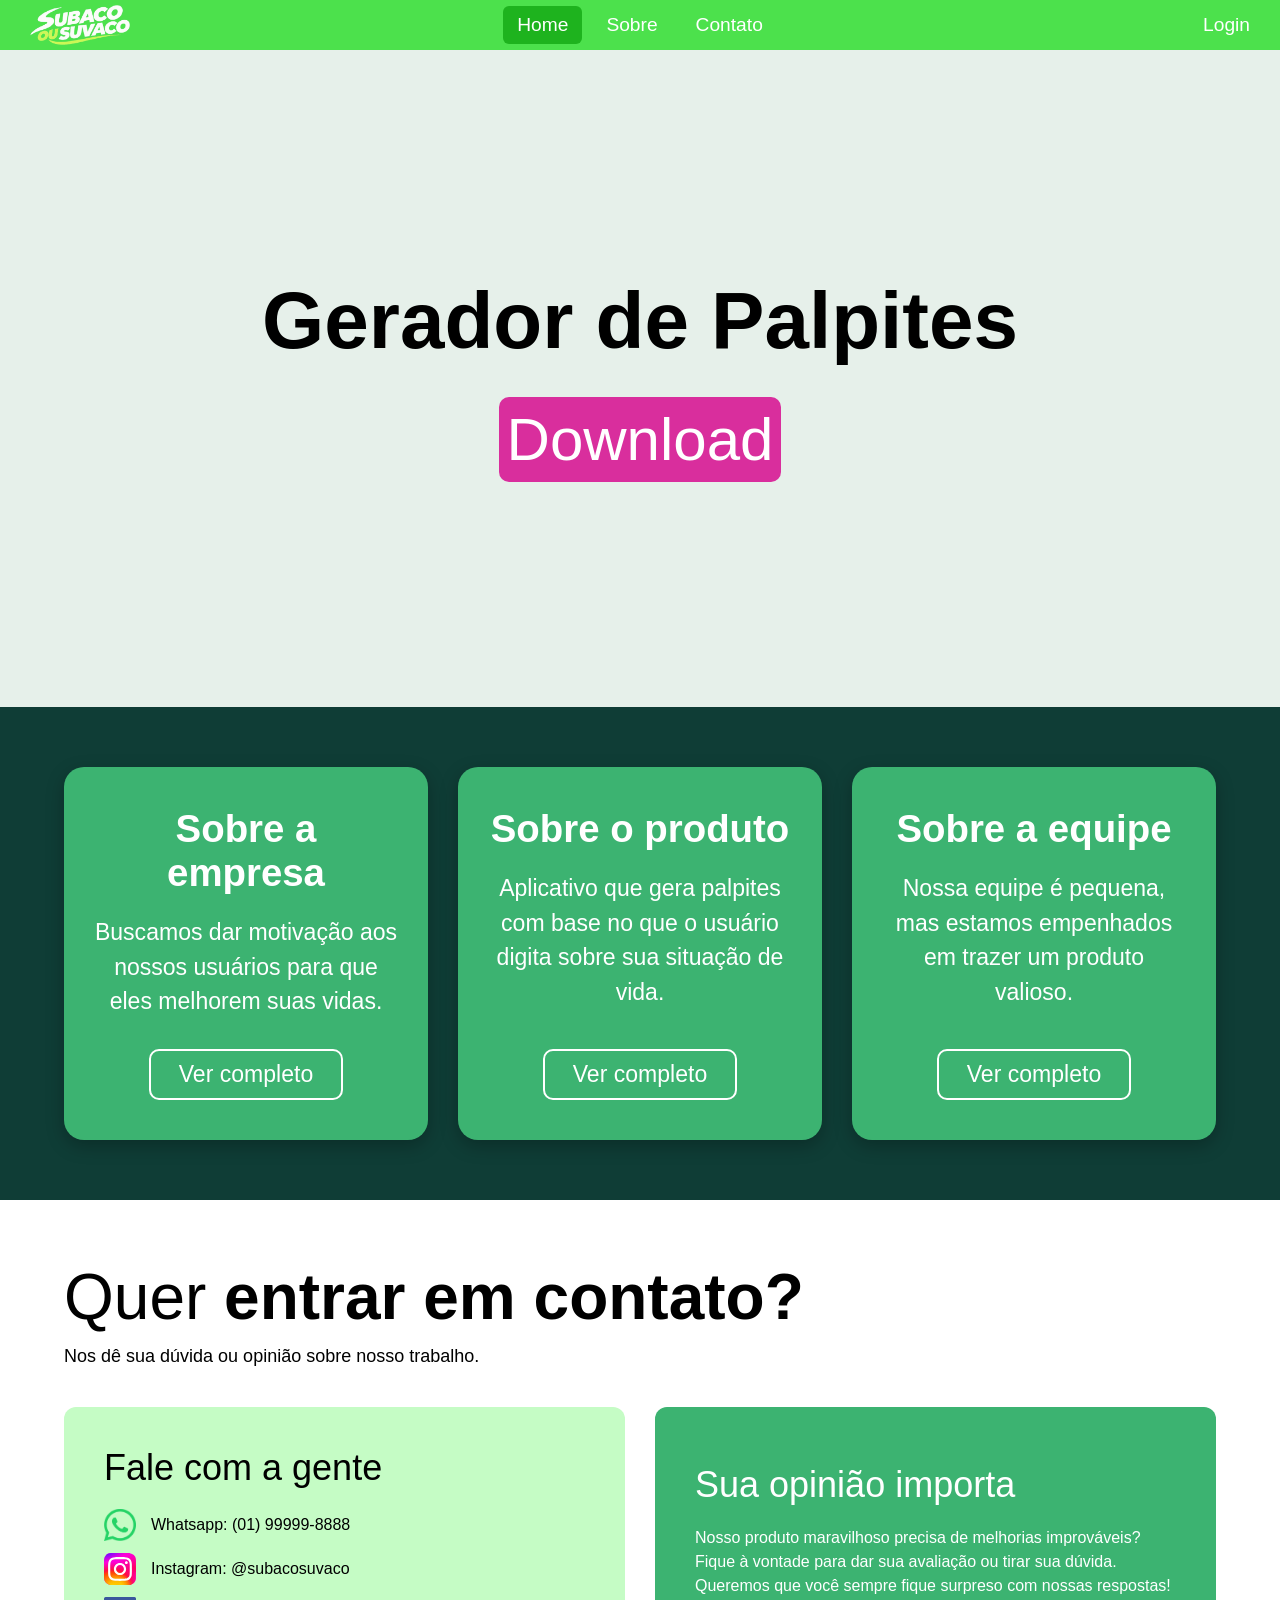
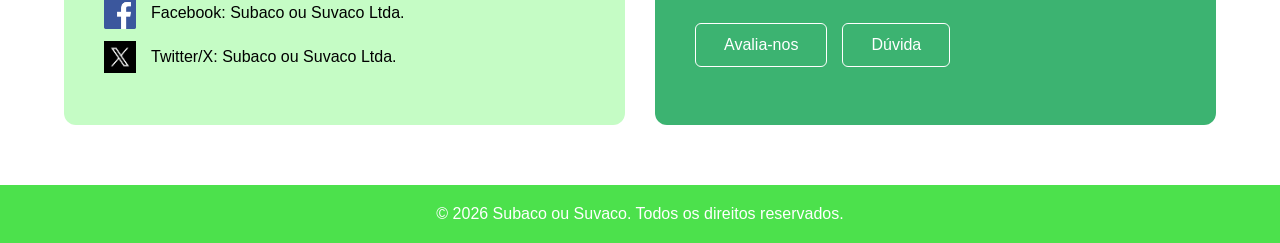
<file: index.html>
<!DOCTYPE html>
<html lang="pt-br">
	<head>

		<meta charset="utf-8">
		<meta name="viewport" content="widt h=device-width, initial-scale=1.0">
		<title>HOME SUBACO OU SUVACO</title>
		<link rel="stylesheet" href="css/stylehome.css">
		<link rel="icon" href="img/Midia.jpg">

	</head>

	<body>

		<!-- HEADER -->

		<header>
			<img src="img/subaco_ou_suvaco_nome.png" class="img_nav">
			<div class="nav">
				<a href="#" id="home">Home</a>
				<a href="html/sobre.html">Sobre</a>
				<a href="#section_contatos_avalia">Contato</a>
			</div>
			<div id="login">
				<a href="html/login.html">Login</a>
			</div>

		</header>

		<!-- CARD 1 -->

		<main>
		<div class="download">
			<h2 class="centro">
				Gerador de Palpites
			</h2>
			<div class="link">
			<a href="html/download.html" class="centro_down">Download</a>
			</div>
		</div>

		<!-- CARD 2 -->

		<section class="topicos3">
				<article class="caixa">
				<div class="conteudo">
					<h2 class="titulo">
						Sobre a empresa
					</h2>

					<p class="texto">
						Buscamos dar motivação aos nossos usuários para que eles melhorem suas vidas.
					</p>

					<a href="html/sobre.html" class="ver">Ver completo</a>
				</div>
				</article>

				<article class="caixa">
				<div class="conteudo">
					<h2 class="titulo">
						Sobre o produto
					</h2>

					<p class="texto">
						Aplicativo que gera palpites com base no que o usuário digita sobre sua situação de vida.
					</p>

					<a href="html/sobre.html#bloco-produto" class="ver">Ver completo</a>
				</div>
				</article>

				<article class="caixa">
				<div class="conteudo">
					<h2 class="titulo">
						Sobre a equipe
					</h2>

					<p class="texto">
						Nossa equipe é pequena, mas estamos empenhados em trazer um produto valioso.
					</p>

					<a href="html/sobre.html#bloco-equipe" class="ver">Ver completo</a>
				</div>
				</article>
		</section>

		<!-- CARD 3 -->

		<section id="section_contatos_avalia">

			<div class="contato_topo">
				<h1>Quer <span>entrar em contato?</span></h1>
				<p>Nos dê sua dúvida ou opinião sobre nosso trabalho.</p>
			</div>

		<article id="flex_contatos_avalia">

			<div class="bloco bloco_contatos">
				<h2>Fale com a gente</h2>

				<div class="geral_contatos">
					<img src="img/whatsapp-logo.webp" class="logos" alt="WhatsApp">
					<p>Whatsapp: (01) 99999-8888</p>
				</div>
				<div class="geral_contatos">
					<img src="img/instagramlogo.svg" class="logos" alt="Instagram">
					<p>Instagram: @subacosuvaco</p>
				</div>
				<div class="geral_contatos">
					<img src="img/facebooklogo.png" class="logos" alt="Facebook">
					<p>Facebook: Subaco ou Suvaco Ltda.</p>
				</div>
				<div class="geral_contatos">
					<img src="img/xlogo.png" class="logos" alt="Twitter/X">
					<p>Twitter/X: Subaco ou Suvaco Ltda.</p>
				</div>
			</div>

			<div class="bloco bloco_avalia">
				<h2>Sua opinião importa</h2>
					<p>
						Nosso produto maravilhoso precisa de melhorias improváveis?
						Fique à vontade para dar sua avaliação ou tirar sua dúvida.
						Queremos que você sempre fique surpreso com nossas respostas!
					</p>

				<div class="grupo_botoes">
					<a href="html/avalia.html" class="botoes">Avalia-nos</a>
					<a href="html/duvida.html" class="botoes">Dúvida</a>
				</div>
			</div>
		</article>

		</section>
	</main>

		<!-- FOOTER -->

	<footer>
    	<p>
    		&copy; 2026 Subaco ou Suvaco. Todos os direitos reservados.
    	</p>
	</footer>

	<!-- Início do código VLibras -->
  	<div vw class="enabled">
    <div vw-access-button class="active"></div>
    <div vw-plugin-wrapper>
    <div class="vw-plugin-top-wrapper"></div>
    </div>
	</div>
  	<script src="https://vlibras.gov.br/app/vlibras-plugin.js"></script>
  	<script>
    new window.VLibras.Widget('https://vlibras.gov.br/app');
  	</script>
  	<!-- Fim do código VLibras -->
	</body>

</html>
</file>
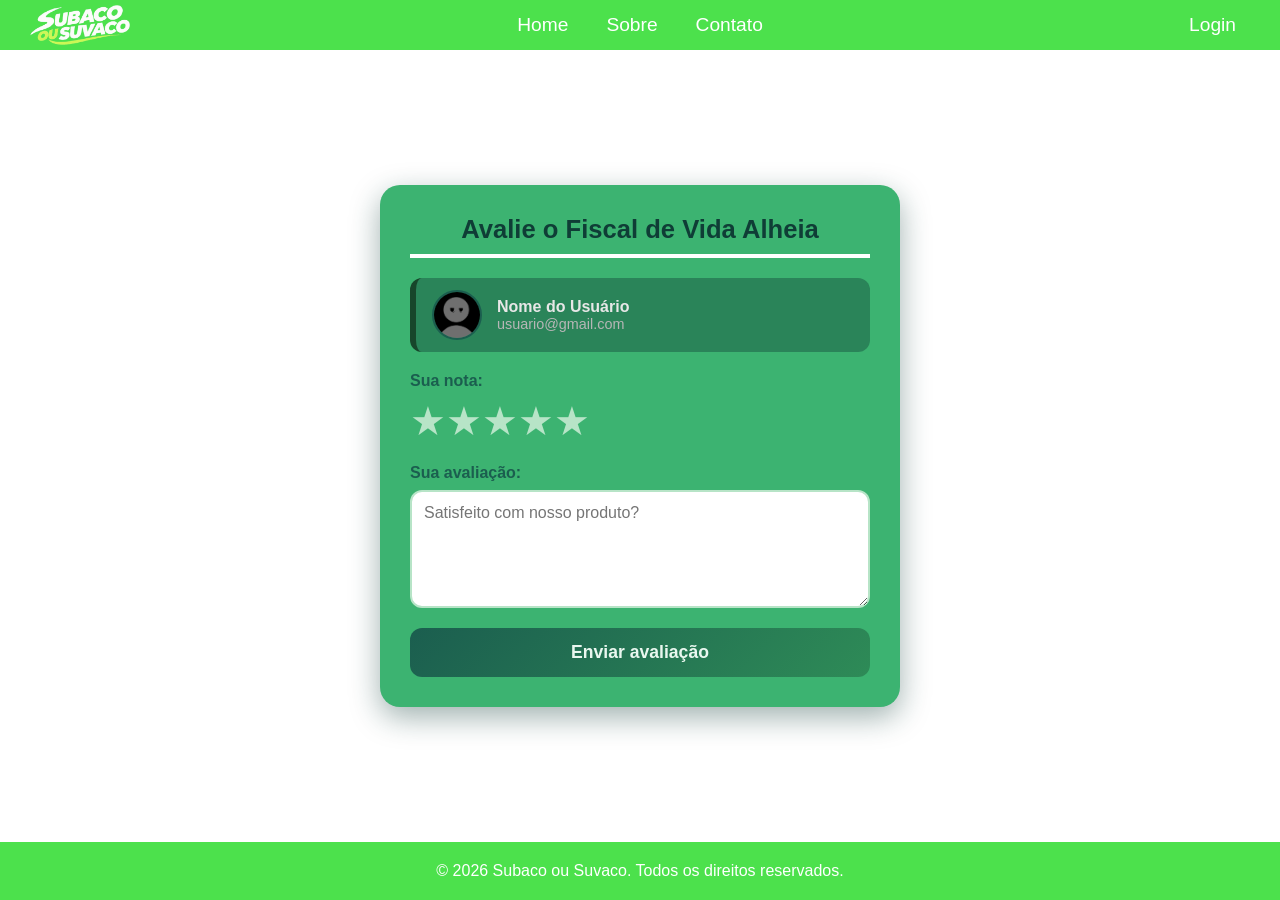
<file: html/avalia.html>
<!DOCTYPE html>
<html lang="pt-br">
	<head>

		<meta charset="utf-8">
		<meta name="viewport" content="width=device-width, initial-scale=1.0">
		<title>Produto</title>
		<link rel="stylesheet" href="../css/styleavalia.css">
		<link rel="icon" href="../img/Midia.jpg">

	</head>

	<body>

    <!--  HEADER  -->
    <header>
        
        <img src="../img/subaco_ou_suvaco_nome.png" class="img_nav" alt="Subaco ou Suvaco">

        <div class="nav">
            <a href="../index.html">Home</a>
            <a href="../html/sobre.html">Sobre</a>
            <a href="../index.html#section_contatos_avalia">Contato</a>
        </div>
        <div id="login">
            <a href="#" class="ativo">Login</a>
        </div>

    </header>

	<main>

		<section id="bloco_avaliacao">

			<h1>Avalie o Fiscal de Vida Alheia</h1>

			<!-- Conta Google logada -->
			<div id="conta_google">
				<img src="../img/perfil.jpg" class="foto_perfil" alt="Foto do usuário">
				<div class="dados_conta">
					<p class="nome_conta">Nome do Usuário</p>
					<p class="email_conta">usuario@gmail.com</p>
				</div>
			</div>

			<form action="#" method="post" id="form_avaliacao">

				<!-- Nota -->
				<div class="campo">
					<p class="rotulo">Sua nota:</p>
					<div class="estrelas">
						<input type="radio" id="nota5" name="nota" value="5" required>
						<label for="nota5" title="5 estrelas">★</label>

						<input type="radio" id="nota4" name="nota" value="4">
						<label for="nota4" title="4 estrelas">★</label>

						<input type="radio" id="nota3" name="nota" value="3">
						<label for="nota3" title="3 estrelas">★</label>

						<input type="radio" id="nota2" name="nota" value="2">
						<label for="nota2" title="2 estrelas">★</label>

						<input type="radio" id="nota1" name="nota" value="1">
						<label for="nota1" title="1 estrela">★</label>
					</div>
				</div>

				<!-- Comentário -->
				<div class="campo">
					<label for="comentario" class="rotulo">Sua avaliação:</label>
					<textarea id="comentario" name="comentario" rows="5" placeholder="Satisfeito com nosso produto?" required></textarea>
				</div>

				<button type="submit">Enviar avaliação</button>

			</form>

		</section>

	</main>

	</div>

    <!-- FOOTER -->

    <footer>
        <p>&copy; 2026 Subaco ou Suvaco. Todos os direitos reservados.</p>
    </footer>
	
	<!-- Início do código VLibras -->
  	<div vw class="enabled">
    <div vw-access-button class="active"></div>
    <div vw-plugin-wrapper>
    <div class="vw-plugin-top-wrapper"></div>
    </div>
	</div>
  	<script src="https://vlibras.gov.br/app/vlibras-plugin.js"></script>
  	<script>
    new window.VLibras.Widget('https://vlibras.gov.br/app');
  	</script>
  	<!-- Fim do código VLibras -->
</body>

</html>
</file>
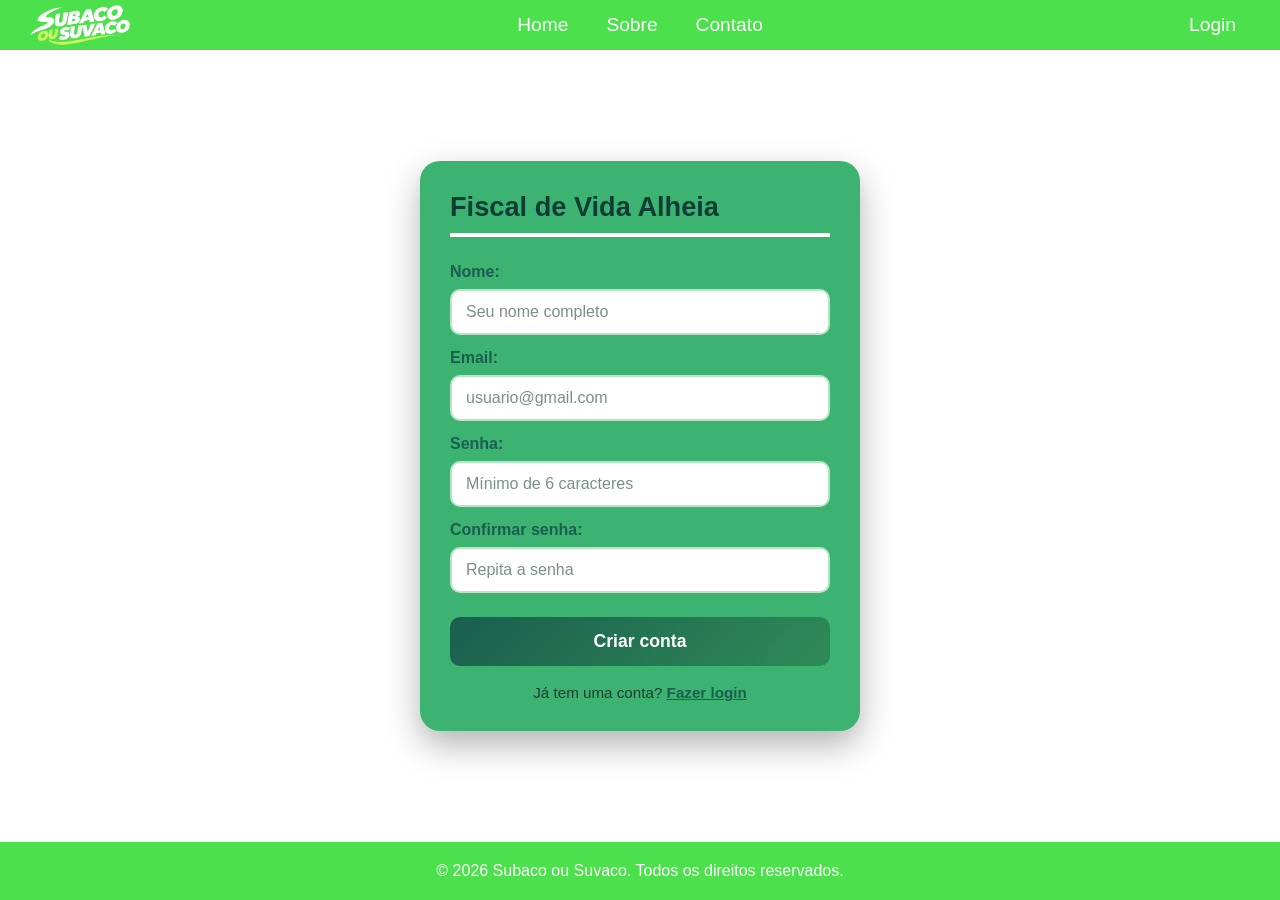
<file: html/cadastro.html>
<!DOCTYPE html>
<html lang="pt-br">
<head>
    <meta charset="UTF-8">
    <meta name="viewport" content="width=device-width, initial-scale=1.0">
    <title>Cadastro</title>
    <link rel="stylesheet" href="../css/stylecadastro.css">
    <link rel="icon" href="../img/Midia.jpg">
</head>

<body>

    <!-- HEADER -->
    <header>

        <img src="../img/subaco_ou_suvaco_nome.png" class="img_nav" alt="Subaco ou Suvaco">

        <div class="nav">
            <a href="../index.html">Home</a>
            <a href="../html/sobre.html">Sobre</a>
            <a href="../index.html#section_contatos_avalia">Contato</a>
        </div>
        <div id="login">
            <a href="../html/login.html">Login</a>
        </div>

    </header>

    <!-- MAIN -->
    <main>

        <!-- CARD -->
        <section class="cartao">

            <h1>Fiscal de Vida Alheia</h1>

            <form class="formulario" action="#" method="post">
                <label for="cad_nome">Nome:</label>
                <input type="text" id="cad_nome" name="nome" placeholder="Seu nome completo" autocomplete="name" required>

                <label for="cad_email">Email:</label>
                <input type="email" id="cad_email" name="email" placeholder="usuario@gmail.com" autocomplete="email" required>

                <label for="cad_senha">Senha:</label>
                <input type="password" id="cad_senha" name="senha" placeholder="Mínimo de 6 caracteres" minlength="6" autocomplete="new-password" required>

                <label for="cad_confirma">Confirmar senha:</label>
                <input type="password" id="cad_confirma" name="confirma_senha" placeholder="Repita a senha" minlength="6" autocomplete="new-password" required>

                <button type="submit">Criar conta</button>

                <p class="troca">
                    Já tem uma conta?
                    <a href="../html/login.html">Fazer login</a>
                </p>
            </form>

        </section>
    </main>

    <!-- FOOTER -->
    <footer>
        <p>&copy; 2026 Subaco ou Suvaco. Todos os direitos reservados.</p>
    </footer>

	<!-- Início do código VLibras -->
  	<div vw class="enabled">
    <div vw-access-button class="active"></div>
    <div vw-plugin-wrapper>
    <div class="vw-plugin-top-wrapper"></div>
    </div>
	</div>
  	<script src="https://vlibras.gov.br/app/vlibras-plugin.js"></script>
  	<script>
    new window.VLibras.Widget('https://vlibras.gov.br/app');
  	</script>
  	<!-- Fim do código VLibras -->
</body>
</html>
</file>
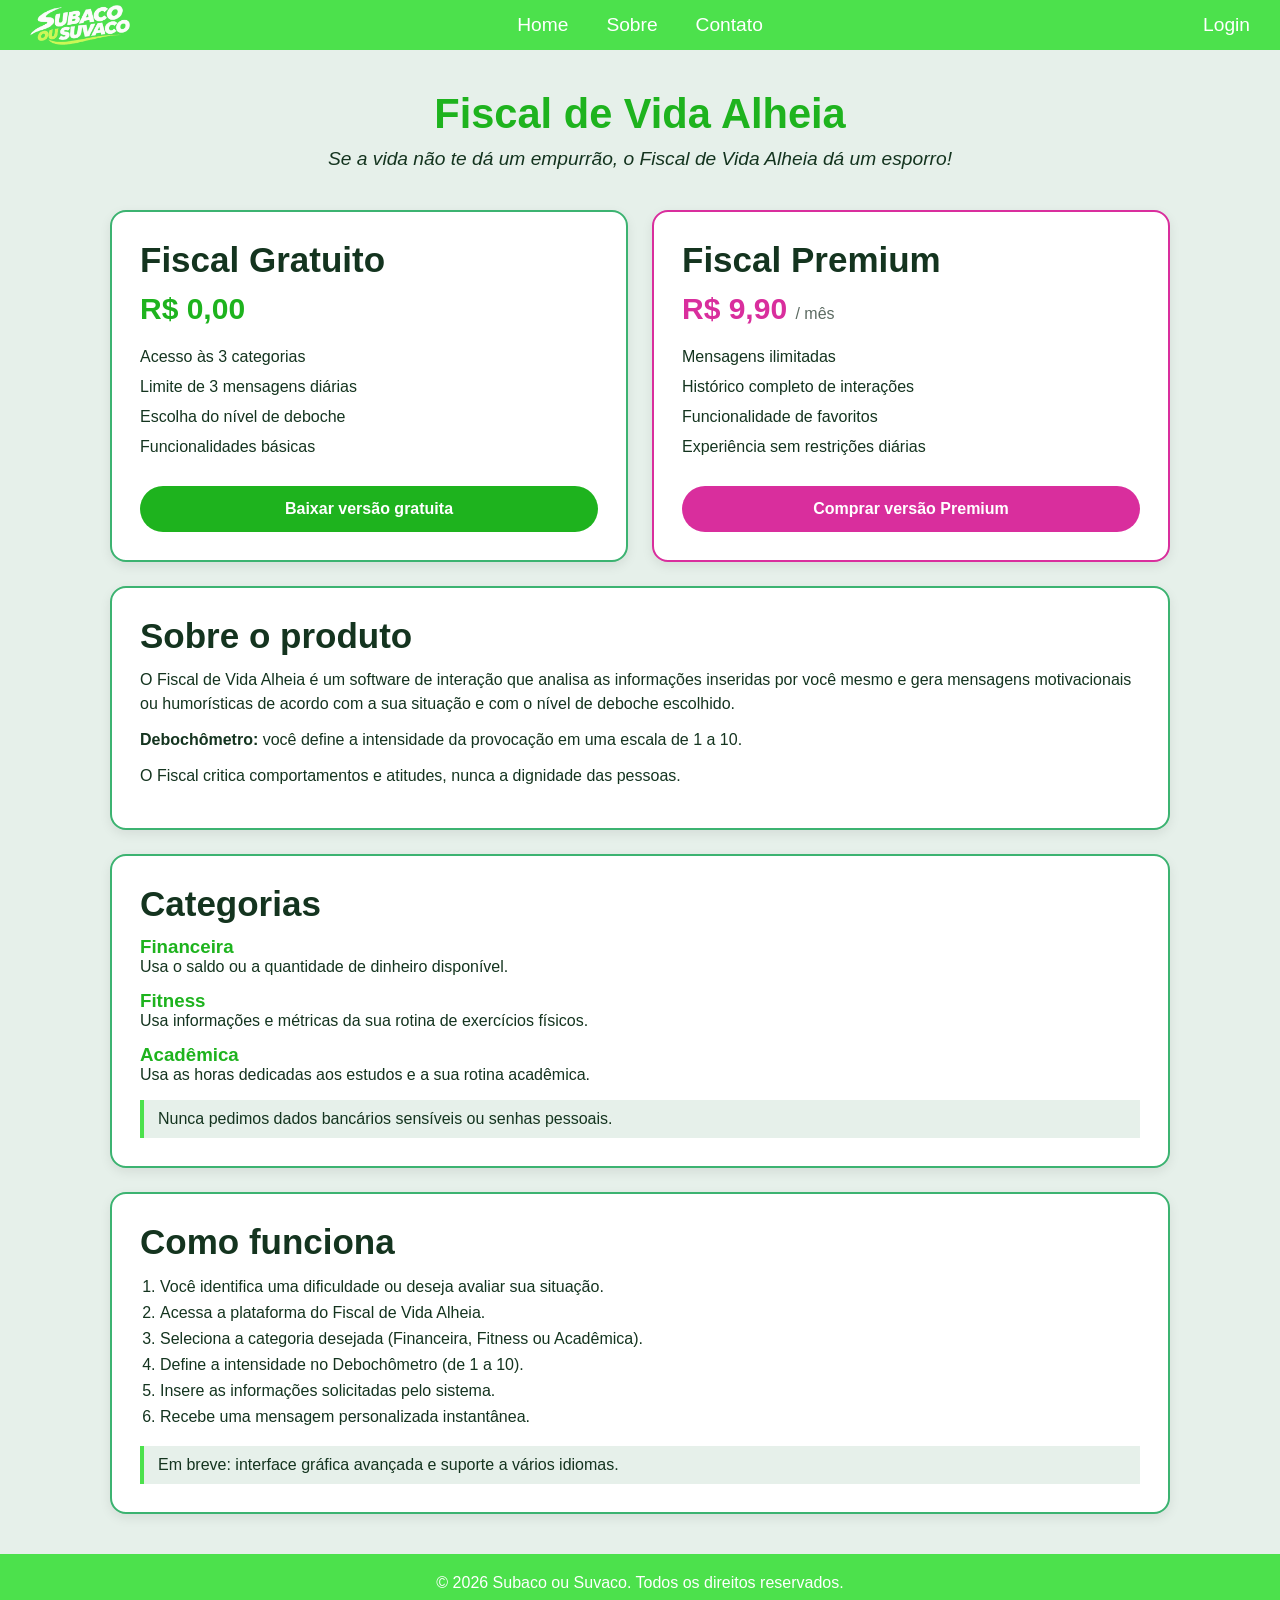
<file: html/download.html>
<!DOCTYPE html>
<html lang="pt-br">
	<head>

		<meta charset="utf-8">
		<meta name="viewport" content="width=device-width, initial-scale=1.0">
		<title>Download</title>
		<link rel="stylesheet" href="../css/styledownload.css">
		<link rel="icon" href="../img/Midia.jpg">

	</head>

	<body>

		<!-- HEADER -->
		<header>

			<img src="../img/subaco_ou_suvaco_nome.png" class="img_nav" alt="Subaco ou Suvaco">

			<div class="nav">
				<a href="../index.html">Home</a>
				<a href="../html/sobre.html">Sobre</a>
				<a href="../index.html#section_contatos_avalia">Contato</a>
			</div>

			<div id="login">
				<a href="../html/login.html">Login</a>
			</div>

		</header>

		<!-- MAIN -->
		<main>

			<section class="hero" id="hero">
				<h1 class="hero_titulo" id="hero_titulo">Fiscal de Vida Alheia</h1>
				<p class="hero_slogan" id="hero_slogan">
					Se a vida não te dá um empurrão, o Fiscal de Vida Alheia dá um esporro!
				</p>
			</section>

			<section class="planos" id="planos">

				<!-- CARD 1 -->
				<article class="card card_gratuito" id="card_1">
					<h2 class="card_titulo" id="titulo_gratuito">Fiscal Gratuito</h2>
					<p class="card_preco" id="preco_gratuito">R$ 0,00</p>
					<ul class="card_lista" id="lista_gratuito">
						<li>Acesso às 3 categorias</li>
						<li>Limite de 3 mensagens diárias</li>
						<li>Escolha do nível de deboche</li>
						<li>Funcionalidades básicas</li>
					</ul>
					<a href="../gerador-de-palpites.exe" class="botao botao_gratuito" id="botao_download_gratuito">Baixar versão gratuita</a>
				</article>

				<!-- CARD 2 -->
				<article class="card card_premium" id="card_2">
					<h2 class="card_titulo" id="titulo_premium">Fiscal Premium</h2>
					<p class="card_preco" id="preco_premium">R$ 9,90 <span class="card_preco_mes">/ mês</span></p>
					<ul class="card_lista" id="lista_premium">
						<li>Mensagens ilimitadas</li>
						<li>Histórico completo de interações</li>
						<li>Funcionalidade de favoritos</li>
						<li>Experiência sem restrições diárias</li>
					</ul>
					<a href="../html/premium.html" target="_blank" class="botao botao_premium" id="botao_comprar_premium">Comprar versão Premium</a>
				</article>

			</section>

			<section class="info_produto" id="info_produto">

				<!-- CARD 3 -->
				<article class="card card_produto" id="card_3">
					<h2 class="card_titulo" id="titulo_produto">Sobre o produto</h2>
					<p class="card_texto" id="texto_produto">
						O Fiscal de Vida Alheia é um software de interação que analisa as informações
						inseridas por você mesmo e gera mensagens motivacionais ou humorísticas de acordo
						com a sua situação e com o nível de deboche escolhido.
					</p>
					<p class="card_texto" id="texto_debochometro">
						<strong>Debochômetro:</strong> você define a intensidade da provocação em uma escala de 1 a 10.
					</p>
					<p class="card_texto" id="texto_regra_fiscal">
						O Fiscal critica comportamentos e atitudes, nunca a dignidade das pessoas.
					</p>
				</article>

				<!-- CARD 4 -->
				<article class="card card_categorias" id="card_4">
					<h2 class="card_titulo" id="titulo_categorias">Categorias</h2>

					<div class="categoria categoria_financeira" id="categoria_financeira">
						<h3 class="categoria_titulo">Financeira</h3>
						<p class="categoria_texto">Usa o saldo ou a quantidade de dinheiro disponível.</p>
					</div>

					<div class="categoria categoria_fitness" id="categoria_fitness">
						<h3 class="categoria_titulo">Fitness</h3>
						<p class="categoria_texto">Usa informações e métricas da sua rotina de exercícios físicos.</p>
					</div>

					<div class="categoria categoria_academica" id="categoria_academica">
						<h3 class="categoria_titulo">Acadêmica</h3>
						<p class="categoria_texto">Usa as horas dedicadas aos estudos e a sua rotina acadêmica.</p>
					</div>

					<p class="card_aviso" id="aviso_privacidade">
						Nunca pedimos dados bancários sensíveis ou senhas pessoais.
					</p>
				</article>

				<!-- CARD 5 -->
				<article class="card card_como_funciona" id="card_5">
					<h2 class="card_titulo" id="titulo_como_funciona">Como funciona</h2>
					<ol class="passos" id="lista_passos">
						<li>Você identifica uma dificuldade ou deseja avaliar sua situação.</li>
						<li>Acessa a plataforma do Fiscal de Vida Alheia.</li>
						<li>Seleciona a categoria desejada (Financeira, Fitness ou Acadêmica).</li>
						<li>Define a intensidade no Debochômetro (de 1 a 10).</li>
						<li>Insere as informações solicitadas pelo sistema.</li>
						<li>Recebe uma mensagem personalizada instantânea.</li>
					</ol>
					<p class="card_aviso" id="aviso_futuro">
						Em breve: interface gráfica avançada e suporte a vários idiomas.
					</p>
				</article>

			</section>

		</main>

		<!-- FOOTER -->
		<footer>
			<p>
				&copy; 2026 Subaco ou Suvaco. Todos os direitos reservados.
			</p>
		</footer>

	<!-- Início do código VLibras -->
  	<div vw class="enabled">
    <div vw-access-button class="active"></div>
    <div vw-plugin-wrapper>
    <div class="vw-plugin-top-wrapper"></div>
    </div>
	</div>
  	<script src="https://vlibras.gov.br/app/vlibras-plugin.js"></script>
  	<script>
    new window.VLibras.Widget('https://vlibras.gov.br/app');
  	</script>
  	<!-- Fim do código VLibras -->
	</body>
</html>
</file>
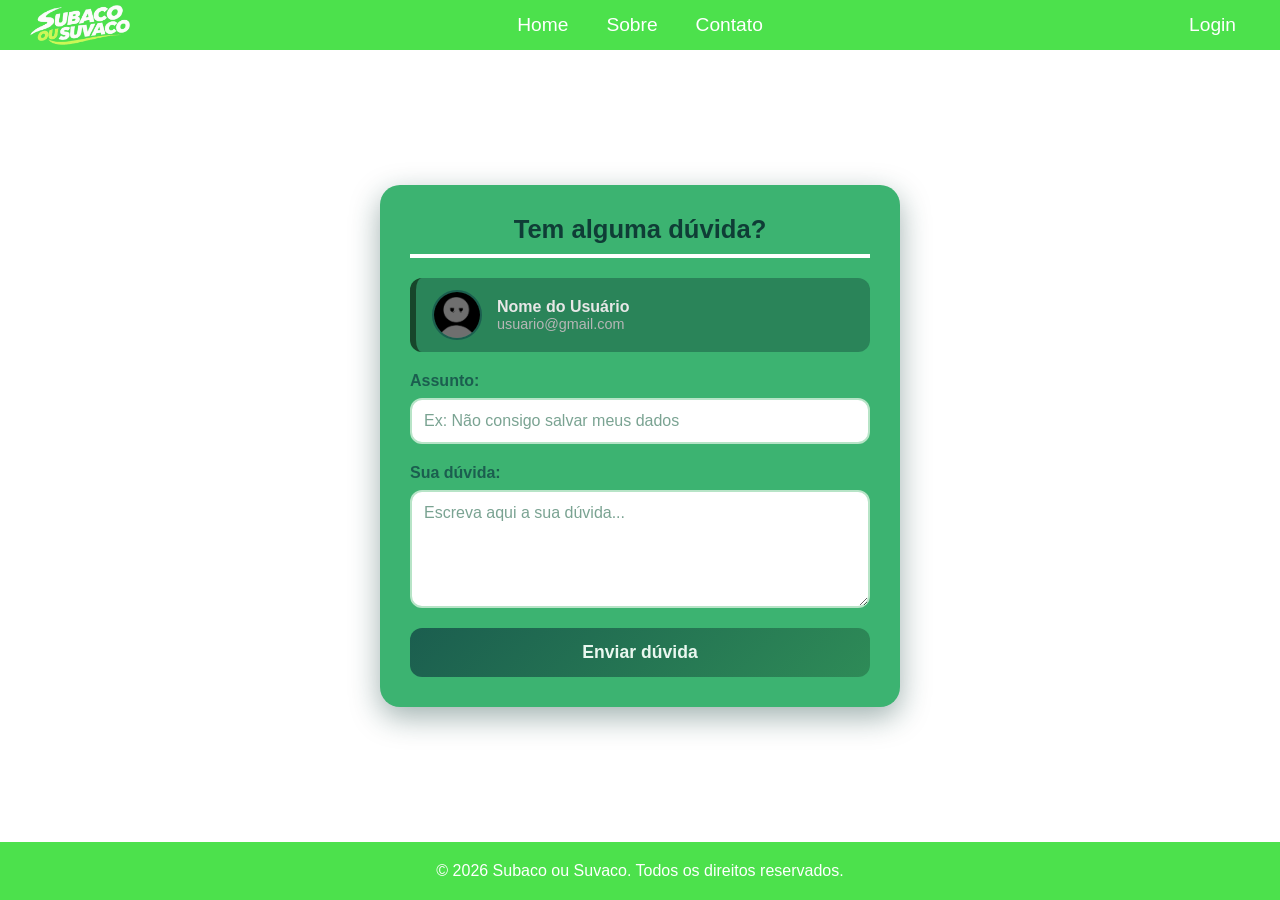
<file: html/duvida.html>
<!DOCTYPE html>
<html lang="pt-br">
	<head>

		<meta charset="utf-8">
		<meta name="viewport" content="width=device-width, initial-scale=1.0">
		<title>Enviar dúvida</title>
		<link rel="stylesheet" href="../css/styleduvida.css">
		<link rel="icon" href="../img/Midia.jpg">

	</head>

	<body>

		<!-- HEADER -->
		<header>

			<img src="../img/subaco_ou_suvaco_nome.png" class="img_nav" alt="Subaco ou Suvaco">

			<div class="nav">
				<a href="../index.html">Home</a>
				<a href="../html/sobre.html">Sobre</a>
				<a href="../index.html#section_contatos_avalia">Contato</a>
			</div>

			<div id="login">
				<a href="../html/login.html">Login</a>
			</div>

		</header>

		<main>

			<section id="bloco_duvida">

				<h1>Tem alguma dúvida?</h1>

				<!-- Conta Google logada -->
				<div id="conta_google">
					<img src="../img/perfil.jpg" class="foto_perfil" alt="Foto do usuário">
					<div class="dados_conta">
						<p class="nome_conta">Nome do Usuário</p>
						<p class="email_conta">usuario@gmail.com</p>
					</div>
				</div>

				<form action="#" method="post" id="form_duvida">

					<!-- Assunto -->
					<div class="campo">
						<label for="assunto" class="rotulo">Assunto:</label>
						<input type="text" id="assunto" name="assunto" maxlength="80" placeholder="Ex: Não consigo salvar meus dados" required>
					</div>

					<!-- Mensagem -->
					<div class="campo">
						<label for="mensagem" class="rotulo">Sua dúvida:</label>
						<textarea id="mensagem" name="mensagem" rows="5" placeholder="Escreva aqui a sua dúvida..." required></textarea>
					</div>

					<button type="submit">Enviar dúvida</button>

				</form>

			</section>

		</main>

		<!-- FOOTER -->
		<footer>
			<p>&copy; 2026 Subaco ou Suvaco. Todos os direitos reservados.</p>
		</footer>

	<!-- Início do código VLibras -->
  	<div vw class="enabled">
    <div vw-access-button class="active"></div>
    <div vw-plugin-wrapper>
    <div class="vw-plugin-top-wrapper"></div>
    </div>
	</div>
  	<script src="https://vlibras.gov.br/app/vlibras-plugin.js"></script>
  	<script>
    new window.VLibras.Widget('https://vlibras.gov.br/app');
  	</script>
  	<!-- Fim do código VLibras -->
</body>

</html>
</file>
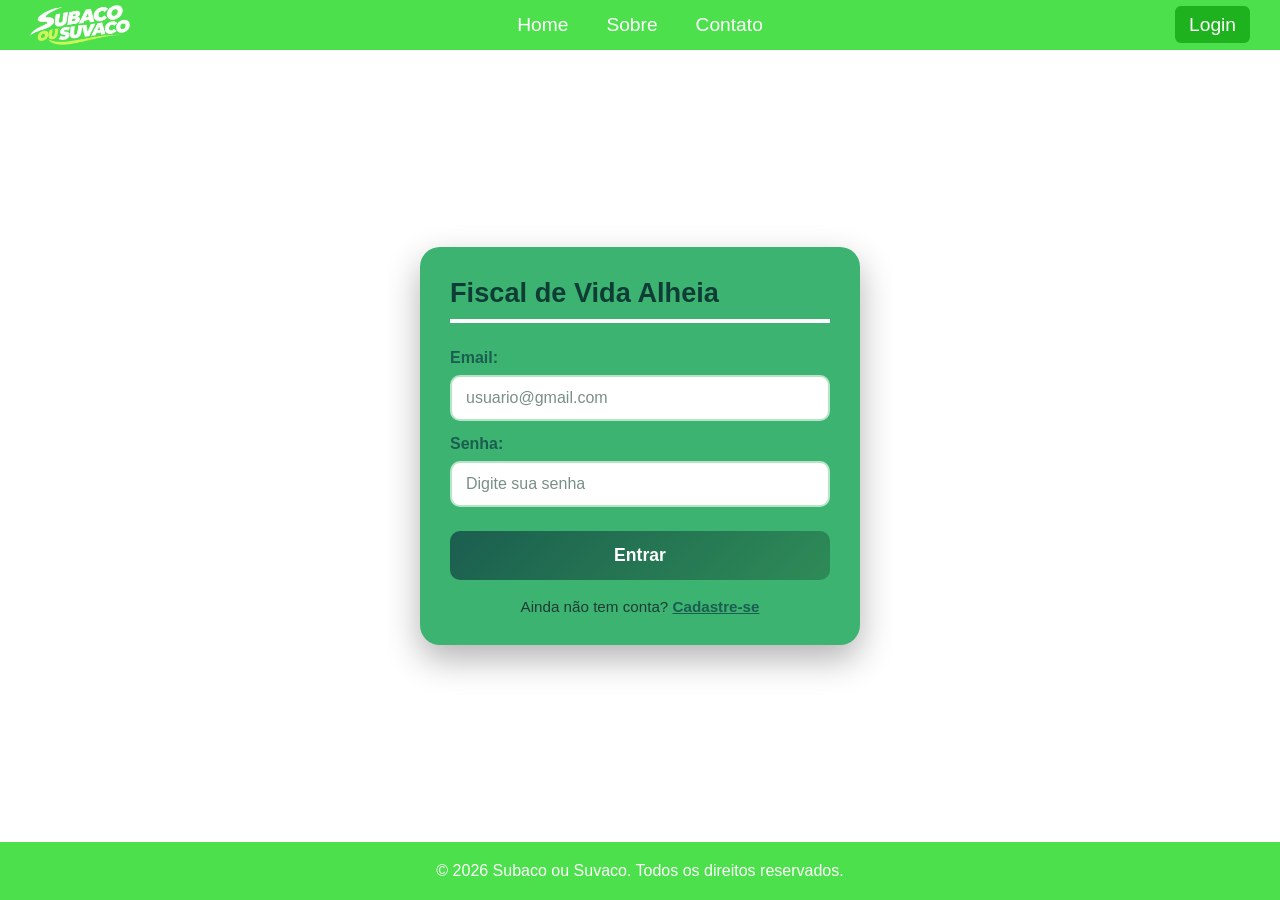
<file: html/login.html>
<!DOCTYPE html>
<html lang="pt-br">
<head>
    <meta charset="UTF-8">
    <meta name="viewport" content="width=device-width, initial-scale=1.0">
    <title>Login</title>
    <link rel="stylesheet" href="../css/stylelogin.css">
    <link rel="icon" href="../img/Midia.jpg">
</head>

<body>

    <!-- HEADER -->
    <header>

        <img src="../img/subaco_ou_suvaco_nome.png" class="img_nav" alt="Subaco ou Suvaco">

        <div class="nav">
            <a href="../index.html">Home</a>
            <a href="../html/sobre.html">Sobre</a>
            <a href="../index.html#section_contatos_avalia">Contato</a>
        </div>
        <div id="login">
            <a href="#" class="ativo">Login</a>
        </div>

    </header>

    <!-- MAIN -->
    <main>

        <!-- CARD -->
        <section class="cartao">

            <h1>Fiscal de Vida Alheia</h1>

            <form class="formulario" action="#" method="post">
                <label for="login_email">Email:</label>
                <input type="email" id="login_email" name="email" placeholder="usuario@gmail.com" autocomplete="email" required>

                <label for="login_senha">Senha:</label>
                <input type="password" id="login_senha" name="senha" placeholder="Digite sua senha" autocomplete="current-password" required>

                <button type="submit">Entrar</button>

                <p class="troca">
                    Ainda não tem conta?
                    <a href="../html/cadastro.html">Cadastre-se</a>
                </p>
            </form>

        </section>
    </main>

    <!-- FOOTER -->
    <footer>
        <p>&copy; 2026 Subaco ou Suvaco. Todos os direitos reservados.</p>
    </footer>

	<!-- Início do código VLibras -->
  	<div vw class="enabled">
    <div vw-access-button class="active"></div>
    <div vw-plugin-wrapper>
    <div class="vw-plugin-top-wrapper"></div>
    </div>
	</div>
  	<script src="https://vlibras.gov.br/app/vlibras-plugin.js"></script>
  	<script>
    new window.VLibras.Widget('https://vlibras.gov.br/app');
  	</script>
  	<!-- Fim do código VLibras -->
</body>
</html>
</file>
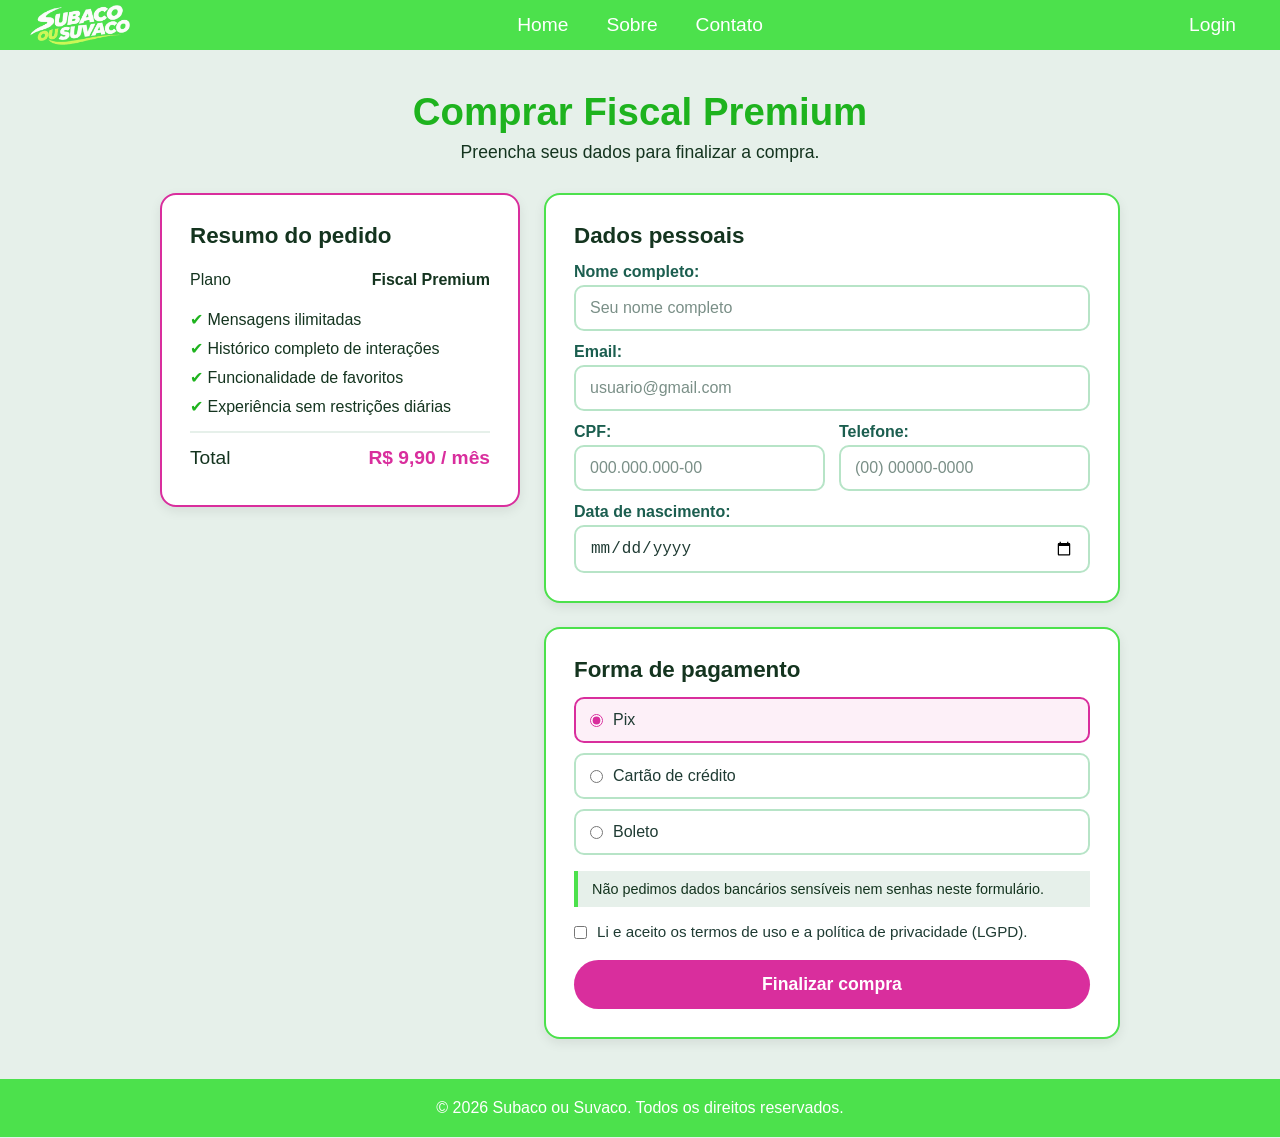
<file: html/premium.html>
<!DOCTYPE html>
<html lang="pt-br">
<head>
    <meta charset="UTF-8">
    <meta name="viewport" content="width=device-width, initial-scale=1.0">
    <title>Comprar Premium</title>
    <link rel="stylesheet" href="../css/stylepremium.css">
    <link rel="icon" href="../img/Midia.jpg">
</head>

<body>

    <!-- HEADER -->
    <header>

        <img src="../img/subaco_ou_suvaco_nome.png" class="img_nav" alt="Subaco ou Suvaco">

        <div class="nav">
            <a href="../index.html">Home</a>
            <a href="../html/sobre.html">Sobre</a>
            <a href="../index.html#section_contatos_avalia">Contato</a>
        </div>
        <div id="login">
            <a href="../html/login.html">Login</a>
        </div>

    </header>

    <!-- MAIN -->
    <main>

        <section class="titulo_pagina" id="titulo_pagina">
            <h1 class="titulo_principal">Comprar Fiscal Premium</h1>
            <p class="titulo_subtexto">Preencha seus dados para finalizar a compra.</p>
        </section>

        <div class="compra" id="compra">

            <!-- CARD 1 -->
            <aside class="card card_resumo" id="card_1">
                <h2 class="card_titulo">Resumo do pedido</h2>

                <div class="resumo_linha">
                    <span>Plano</span>
                    <strong>Fiscal Premium</strong>
                </div>

                <ul class="card_lista">
                    <li>Mensagens ilimitadas</li>
                    <li>Histórico completo de interações</li>
                    <li>Funcionalidade de favoritos</li>
                    <li>Experiência sem restrições diárias</li>
                </ul>

                <div class="resumo_linha resumo_total">
                    <span>Total</span>
                    <strong>R$ 9,90 / mês</strong>
                </div>
            </aside>

            <form class="formulario" action="#" method="post">

                <!-- CARD 2 -->
                <section class="card card_dados">
                    <h2 class="card_titulo">Dados pessoais</h2>

                    <label for="compra_nome">Nome completo:</label>
                    <input type="text" id="compra_nome" name="nome" placeholder="Seu nome completo" autocomplete="name" required>

                    <label for="compra_email">Email:</label>
                    <input type="email" id="compra_email" name="email" placeholder="usuario@gmail.com" autocomplete="email" required>

                    <div class="linha_dupla">
                        <div class="campo">
                            <label for="compra_cpf">CPF:</label>
                            <input type="text" id="compra_cpf" name="cpf" placeholder="000.000.000-00" inputmode="numeric" maxlength="14" pattern="\d{3}\.?\d{3}\.?\d{3}-?\d{2}" required>
                        </div>
                        <div class="campo">
                            <label for="compra_telefone">Telefone:</label>
                            <input type="tel" id="compra_telefone" name="telefone" placeholder="(00) 00000-0000" autocomplete="tel" required>
                        </div>
                    </div>

                    <label for="compra_nascimento">Data de nascimento:</label>
                    <input type="date" id="compra_nascimento" name="nascimento" autocomplete="bday" required>
                </section>

                <!-- CARD 3 -->
                <section class="card card_pagamento">
                    <h2 class="card_titulo" id="titulo_pagamento">Forma de pagamento</h2>

                    <div class="opcoes_pagamento" id="opcoes_pagamento">
                        <label class="opcao">
                            <input type="radio" name="pagamento" value="pix" checked>
                            <span>Pix</span>
                        </label>
                        <label class="opcao">
                            <input type="radio" name="pagamento" value="cartao">
                            <span>Cartão de crédito</span>
                        </label>
                        <label class="opcao">
                            <input type="radio" name="pagamento" value="boleto">
                            <span>Boleto</span>
                        </label>
                    </div>

                    <p class="card_aviso">
                        Não pedimos dados bancários sensíveis nem senhas neste formulário.
                    </p>

                    <label class="termos">
                        <input type="checkbox" id="compra_termos" name="termos" required>
                        <span>Li e aceito os termos de uso e a política de privacidade (LGPD).</span>
                    </label>

                    <button type="submit" class="botao botao_comprar">Finalizar compra</button>
                </section>

            </form>

        </div>

    </main>

    <!-- FOOTER -->
    <footer>
        <p>&copy; 2026 Subaco ou Suvaco. Todos os direitos reservados.</p>
    </footer>

	<!-- Início do código VLibras -->
  	<div vw class="enabled">
    <div vw-access-button class="active"></div>
    <div vw-plugin-wrapper>
    <div class="vw-plugin-top-wrapper"></div>
    </div>
	</div>
  	<script src="https://vlibras.gov.br/app/vlibras-plugin.js"></script>
  	<script>
    new window.VLibras.Widget('https://vlibras.gov.br/app');
  	</script>
  	<!-- Fim do código VLibras -->
</body>
</html>
</file>
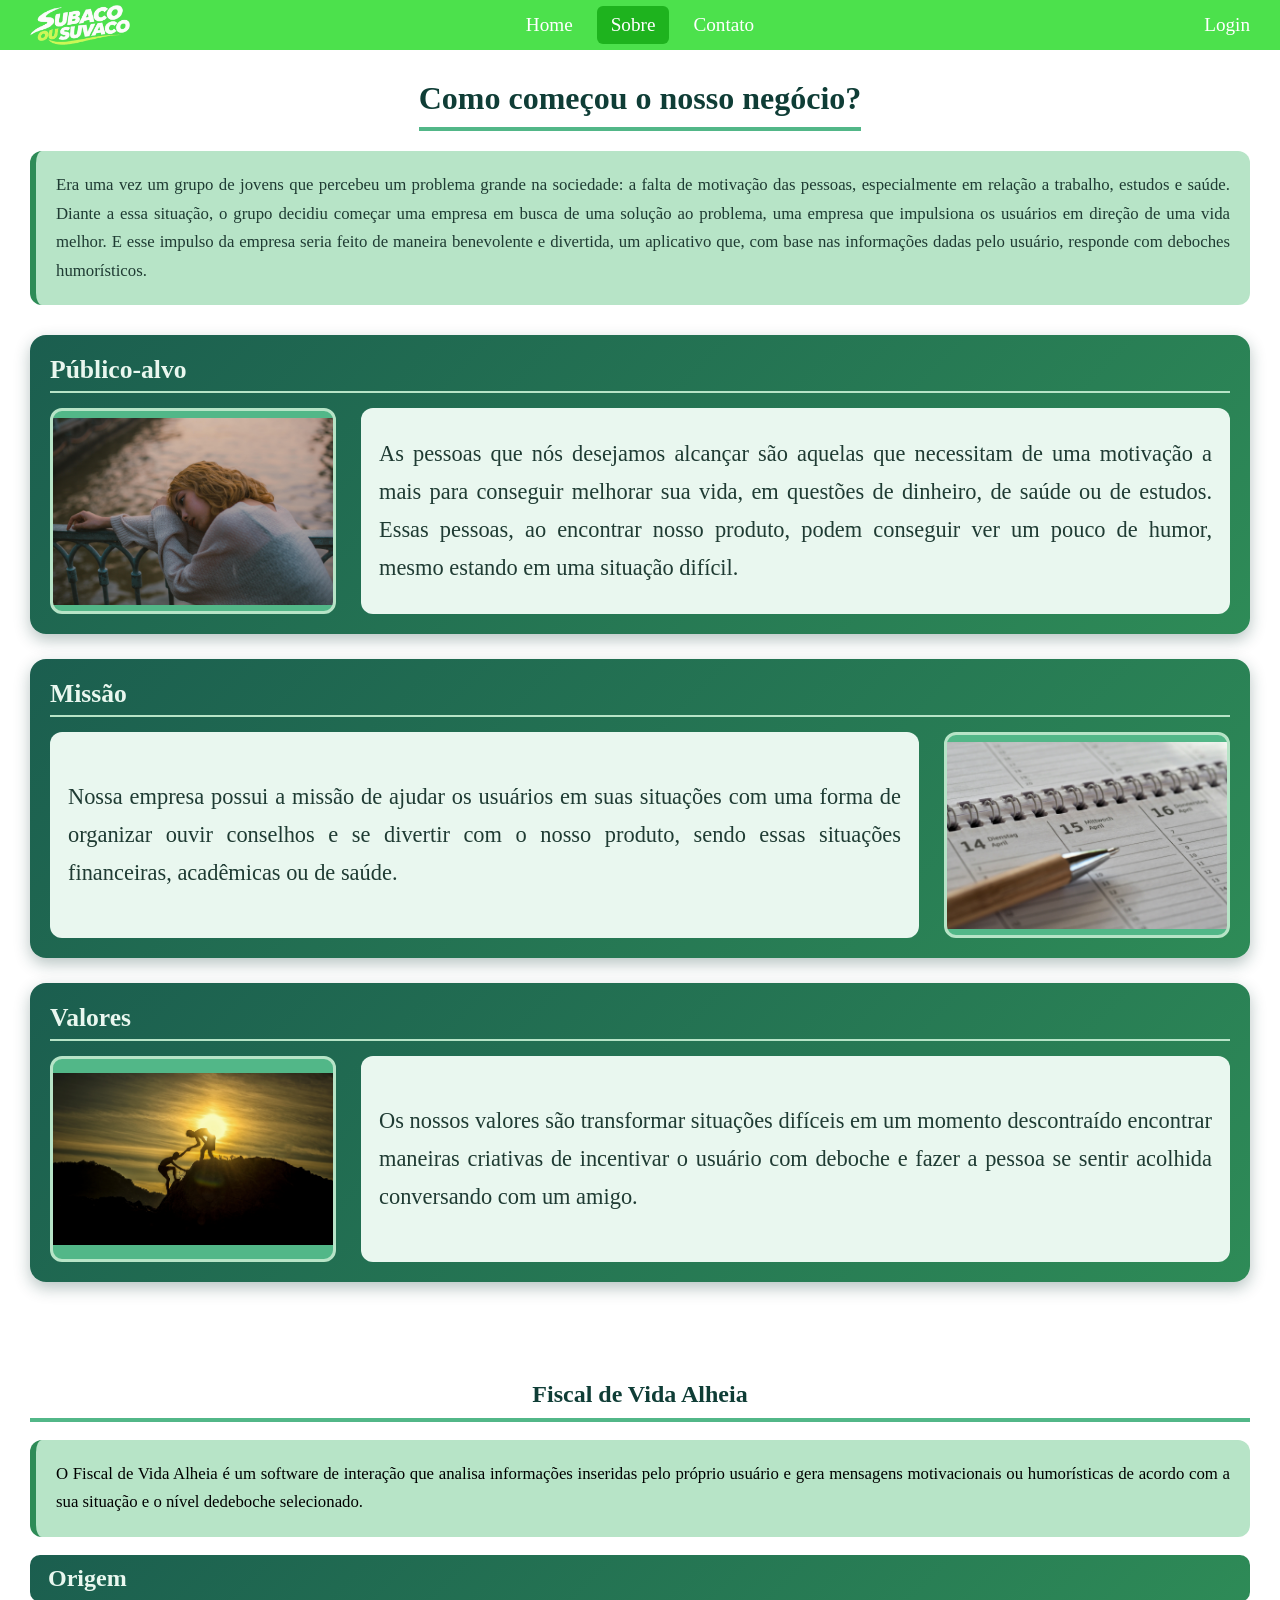
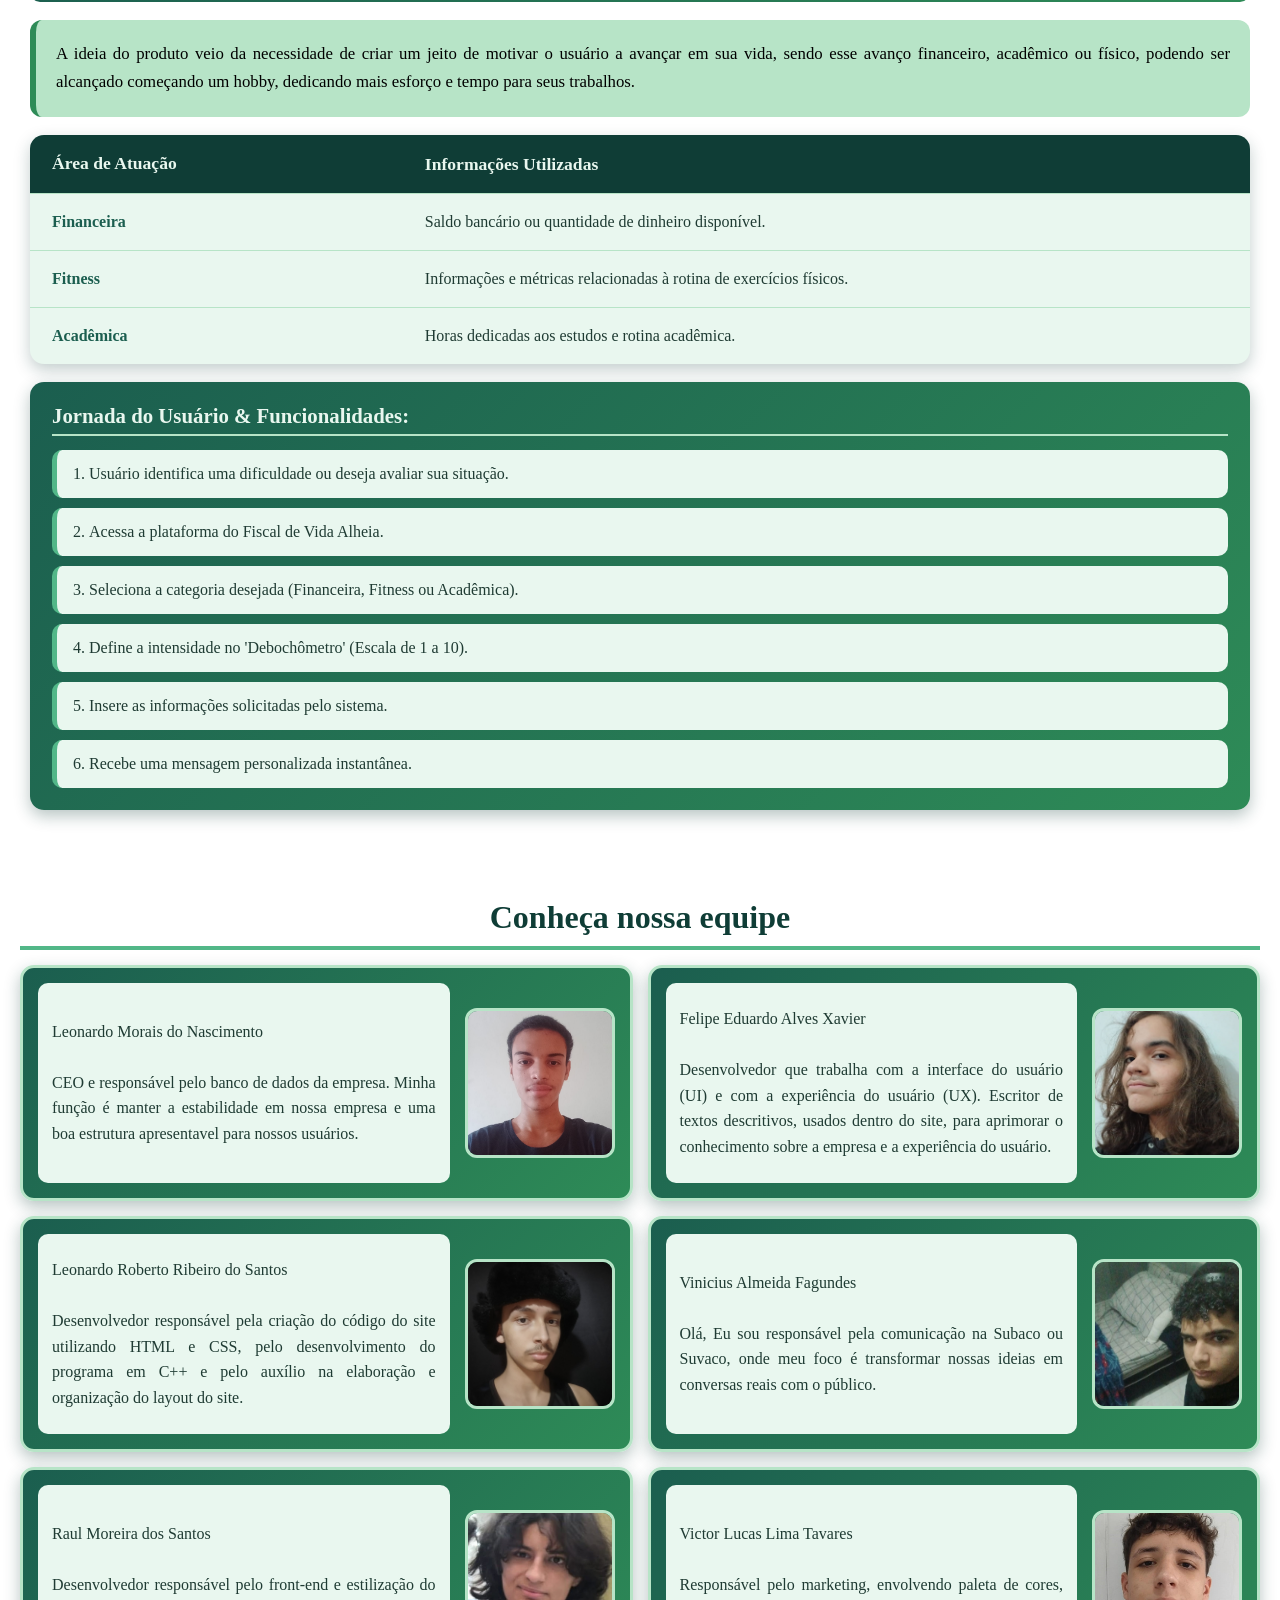
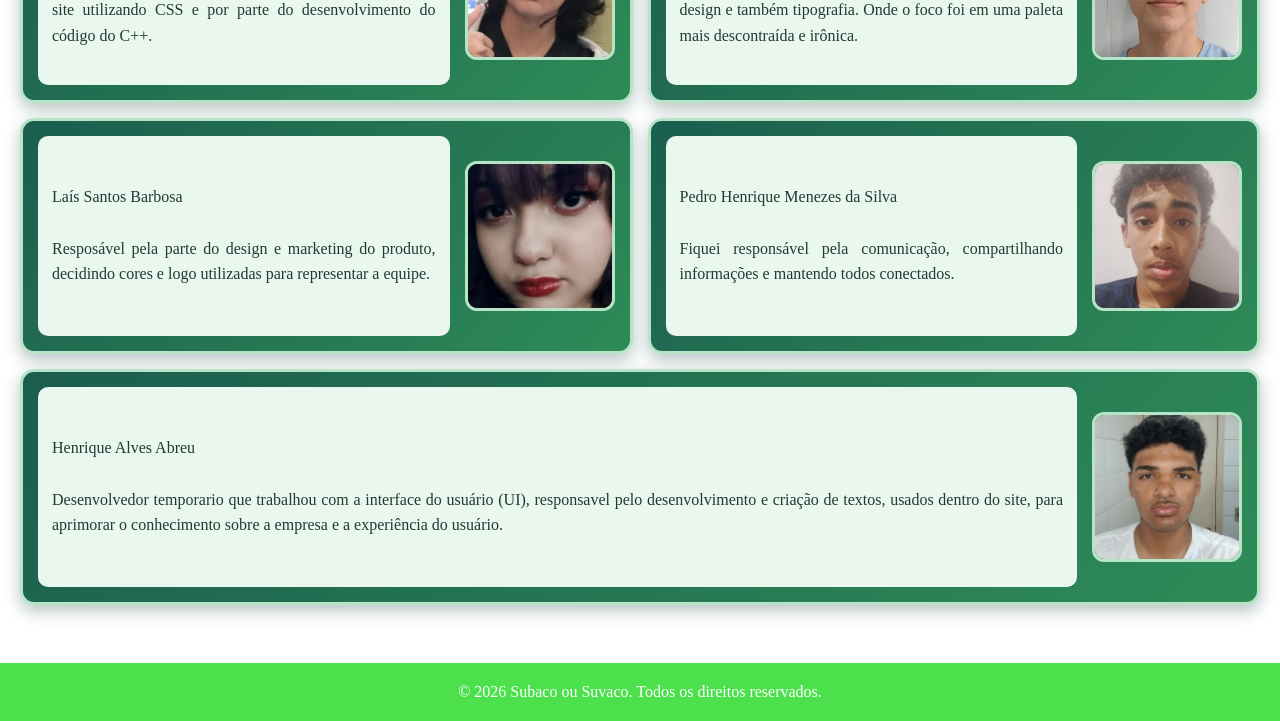
<file: html/sobre.html>
<!DOCTYPE html>
<html lang="pt-br">
	<head>

		<meta charset="utf-8">
		<meta name="viewport" content="width=device-width, initial-scale=1.0">
		<title>Sobre nos</title>
		<link rel="stylesheet" href="../css/stylesobre.css">
		<link rel="icon" href="../img/Midia.jpg">

	</head>

	<body>
		
		<!-- HEADER -->

		<header>
			<img src="../img/subaco_ou_suvaco_nome.png" class="img_nav">
			<div class="nav">
				<a href="../index.html">Home</a>
				<a href="#" id="sobre">Sobre</a>
				<a href="../index.html#section_contatos_avalia">Contato</a>
			</div>
			<div id="login">
				<a href="../html/login.html">Login</a>
			</div>

		</header>

        <!-- Principal -->

        <main>

		<!-- CARD 1 -->

			<section id="bloco_publico-missao-valores">
				
					<h1>Como começou o nosso negócio?</h1>

					<p class="pms">
						Era uma vez um grupo de jovens que percebeu um problema grande na sociedade: a falta de motivação das pessoas, especialmente em relação a trabalho, estudos e saúde. Diante a essa situação, o grupo decidiu começar uma empresa em busca de uma solução ao problema, uma empresa que impulsiona os usuários em direção de uma vida melhor. E esse impulso da empresa seria feito de maneira benevolente e divertida, um aplicativo que, com base nas informações dadas pelo usuário, responde com deboches humorísticos.
					</p>

				<div id="blocos_topicos">
					<div id="bloco_publico">
						<h2>Público-alvo</h2>

						<p class="pms">
							As pessoas que nós desejamos alcançar são aquelas que necessitam de uma
							motivação a mais para conseguir melhorar sua vida, em questões de dinheiro, de
							saúde ou de estudos. Essas pessoas, ao encontrar nosso produto, podem conseguir
							ver um pouco de humor, mesmo estando em uma situação difícil.
						</p>
					</div>

					<div id="bloco_missao">
						<h2>Missão</h2>

						<p class="pms">
							Nossa empresa possui a missão de ajudar os usuários em suas situações com uma forma de organizar ouvir conselhos e se divertir com o nosso produto, sendo essas situações financeiras, acadêmicas ou de saúde.
						</p>
					</div>

					<div id="bloco_valores">
						<h2>Valores</h2>

						<p class="pms">
							Os nossos valores são transformar situações difíceis em um momento descontraído encontrar maneiras criativas de incentivar o usuário com deboche e fazer a pessoa se sentir acolhida conversando com um amigo.

						</p>
					</div>
				</div>
			</section>

		<!-- CARD 2 -->

			<section id="bloco-produto">

					<h1>Fiscal de Vida Alheia</h1>

					<p>
						O Fiscal de Vida Alheia é um software de interação que analisa informações inseridas pelo próprio usuário e gera mensagens motivacionais ou humorísticas de acordo com a sua situação e o nível dedeboche selecionado.
					</p>

					<h2>Origem</h2>

					<p>
						A ideia do produto veio da necessidade de criar um jeito de motivar o usuário a avançar em sua vida, sendo esse avanço financeiro, acadêmico ou físico, podendo ser alcançado começando um hobby, dedicando mais esforço e tempo para seus trabalhos. 
					</p>

					<h1>

					<div id="tabela_areas">

						<div class="linha_tabela cabecalho_tabela">
							<div class="coluna_area">Área de Atuação</div>
							<div class="coluna_info">Informações Utilizadas</div>
						</div>

						<div class="linha_tabela">
							<div class="coluna_area">Financeira</div>
							<div class="coluna_info">Saldo bancário ou quantidade de dinheiro disponível.</div>
						</div>

						<div class="linha_tabela">
							<div class="coluna_area">Fitness</div>
							<div class="coluna_info">Informações e métricas relacionadas à rotina de exercícios físicos.</div>
						</div>

						<div class="linha_tabela">
							<div class="coluna_area">Acadêmica</div>
							<div class="coluna_info">Horas dedicadas aos estudos e rotina acadêmica.</div>
						</div>

					</div>

					<div id="bloco_jornada">

						<h3>Jornada do Usuário &amp; Funcionalidades:</h3>

						<ol class="lista_jornada">
							<li>Usuário identifica uma dificuldade ou deseja avaliar sua situação.</li>
							<li>Acessa a plataforma do Fiscal de Vida Alheia.</li>
							<li>Seleciona a categoria desejada (Financeira, Fitness ou Acadêmica).</li>
							<li>Define a intensidade no 'Debochômetro' (Escala de 1 a 10).</li>
							<li>Insere as informações solicitadas pelo sistema.</li>
							<li>Recebe uma mensagem personalizada instantânea.</li>
						</ol>
					</div>
			</section>

        </main>

		<!-- CARD 3 -->

			<section id="bloco-equipe">

				<h1>Conheça nossa equipe</h1>

				<div class="card_equipe">
					<p class="tex_card">
						Leonardo Morais do Nascimento<br><br>
						CEO e responsável pelo banco de dados da empresa. Minha função é manter a estabilidade em nossa empresa e uma boa estrutura apresentavel para nossos usuários.
					</p>
					<img src="../img/fotomorais.jpeg" class="foto">
				</div>

				<div class="card_equipe">
					<p class="tex_card">
						Felipe Eduardo Alves Xavier<br><br>
						Desenvolvedor que trabalha com a interface do usuário (UI) e com a experiência do usuário (UX). Escritor de textos descritivos, usados dentro do site, para aprimorar o conhecimento sobre a empresa e a experiência do usuário.
					</p>
					<img src="../img/fotofelipe.jpeg" class="foto">
				</div>

				<div class="card_equipe">
					<p class="tex_card">
						Leonardo Roberto Ribeiro do Santos<br><br>
						Desenvolvedor responsável pela criação do código do site utilizando HTML e CSS, pelo desenvolvimento do programa em C++ e pelo auxílio na elaboração e organização do layout do site.
					</p>
					<img src="../img/fotoroberto.jpeg" class="foto">
				</div>

				<div class="card_equipe">
					<p class="tex_card">
						Vinicius Almeida Fagundes<br><br>
						Olá, Eu sou responsável pela comunicação na Subaco ou Suvaco, onde meu foco é transformar nossas ideias em conversas reais com o público.
					</p>
					<img src="../img/fotovini.jpeg" class="foto">
				</div>

				<div class="card_equipe">
					<p class="tex_card">
						Raul Moreira dos Santos<br><br>
						Desenvolvedor responsável pelo front-end e estilização do site utilizando CSS e por parte do desenvolvimento do código do C++.
					</p>
					<img src="../img/fotoraul.jpeg" class="foto">
				</div>

				<div class="card_equipe">
					<p class="tex_card">
						Victor Lucas Lima Tavares<br><br>
						Responsável pelo marketing, envolvendo paleta de cores, design e também tipografia. Onde o foco foi em uma paleta mais descontraída e irônica.
					</p>
					<img src="../img/fotovictor.jpeg" class="foto">
				</div>

				<div class="card_equipe">
					<p class="tex_card">
						Laís Santos Barbosa<br><br>
						Resposável pela parte do design e marketing do produto, decidindo cores e logo utilizadas para representar a equipe.
					</p>
					<img src="../img/fotolais2.jpeg" class="foto">
				</div>

				<div class="card_equipe">
					<p class="tex_card">
						Pedro Henrique Menezes da Silva<br><br>
						Fiquei responsável pela comunicação, compartilhando informações e mantendo todos conectados.
					</p>
					<img src="../img/fotopedro.jpeg" class="foto">
				</div>

				<div class="card_equipe">
					<p class="tex_card">
						Henrique Alves Abreu<br><br>
						Desenvolvedor temporario que trabalhou com a interface do usuário (UI), responsavel pelo desenvolvimento e criação de textos, usados dentro do site, para aprimorar o conhecimento sobre a empresa e a experiência do usuário.
					</p>
					<img src="../img/fotohenrique.jpeg" class="foto">
				</div>

				</section>

		<!-- FOOTER -->

	    <div class="">
		<footer>
    		<p>
    			&copy; 2026 Subaco ou Suvaco. Todos os direitos reservados.
    		</p>
		</footer>
	    </div>


	<!-- Início do código VLibras -->
  	<div vw class="enabled">
    <div vw-access-button class="active"></div>
    <div vw-plugin-wrapper>
    <div class="vw-plugin-top-wrapper"></div>
    </div>
	</div>
  	<script src="https://vlibras.gov.br/app/vlibras-plugin.js"></script>
  	<script>
    new window.VLibras.Widget('https://vlibras.gov.br/app');
  	</script>
  	<!-- Fim do código VLibras -->
	</body>

</html>
</file>
<file: css/stylehome.css>
*{
    margin: 0;
    padding: 0;
    box-sizing: border-box;
}

body{
    background-color: #E6F0EA;
    font-family: 'Trebuchet MS', 'Lucida Sans Unicode', 'Lucida Grande', 'Lucida Sans', Arial, sans-serif;
}

/* ------------------------ HEADER ------------------------ */

a{
    color: #FFFFFF;
    text-decoration: none;
}

a:hover{
    color:  #D92E9D ;
    text-decoration: none;
}

header{
    background-color: #4CE14C;
    position: sticky;
    top: 0;
    z-index: 10;
    display: grid;
    grid-template-columns: 1fr auto 1fr;
    align-items: center;
    height: 50px;                        
    padding: 0 30px;
}

.img_nav{
    height: 40px;    
    width: auto;         
    margin: -15px 0;    
    justify-self: start;
}

.nav{
    display: flex;
    gap: 10px;
    font-size: larger;
}

.nav a{
    padding: 8px 14px;
    border-radius: 6px;
    text-decoration: none;
}

#home{
    background-color: #1EB31E;
}


#login{
    justify-self: end;
    font-size: larger;
}

/* ------------------------ MAIN ------------------------ */

/* ------------------------ CARD 1 ------------------------ */

.download{
    margin: 25vh;
    text-align: center;
}

.centro{
    font-size: 80px;
}

.link{
    display: grid;
    place-items: center;
    margin-top: 30px;
}

.centro_down{
    border-radius: 10px;
    padding: 8px;
    background-color: #D92E9D;
    font-size: 60px;
    transition-property: transform;
    transition-duration: 0.3s; 
    transition-timing-function: ease-in-out; 
    transition-delay: 0s; 
}

.centro_down:hover{
    color: white;
    text-decoration: none;
    transform: scale(120%);
}

/* ------------------------ CARD 2 ------------------------ */

.topicos3{
    display: flex;
    gap: 30px;
    padding: 60px 5vw;
    background-color: #0F3D36;
}

.caixa{
    flex: 1;
    display: flex;
    border-radius: 20px;
    text-align: center;
    background-color: MediumSeaGreen;
    padding: 40px 30px;
    color: #FFFFFF;
    box-shadow: 0 6px 18px rgba(0, 0, 0, 0.25);
    transition: transform 0.3s ease-in-out, box-shadow 0.3s ease-in-out;
}

.caixa:hover{
    transform: translateY(-6px);
    box-shadow: 0 12px 26px rgba(0, 0, 0, 0.35);
}

.conteudo{
    display: grid;
    grid-template-rows: auto 1fr auto;
    width: 100%;
}

.titulo{
    font-size: clamp(28px, 3vw, 40px);
    margin-bottom: 20px;
}

.texto{
    font-size: clamp(18px, 1.8vw, 24px);
    line-height: 1.5;
}

.ver{
    justify-self: center;
    font-size: clamp(18px, 1.8vw, 24px);
    margin-top: 30px;
    padding: 10px 28px;
    border: 2px solid #FFFFFF;
    border-radius: 10px;
    text-decoration: none;
    transition: background-color 0.3s, color 0.3s, border-color 0.3s;
}

.ver:hover{
    background-color: #D92E9D;
    border-color: #D92E9D;
    color: white;
}

/* ------------------------ CARD 3 ------------------------ */

#section_contatos_avalia{
    padding: 60px 5vw;
    background-color: #FFFFFF;
}

.contato_topo{
    margin-bottom: 40px;
}

.contato_topo h1{
    font-size: clamp(36px, 5vw, 64px);
    font-weight: 400;
    color: #000000;
}

.contato_topo h1 span{
    font-weight: 700;
    color: #000000;
}

.contato_topo p{
    font-size: 18px;
    color: #000000;
    margin-top: 12px;
}

#flex_contatos_avalia{
    display: flex;
    gap: 30px;
}

.bloco{
    flex: 1;
    min-height: 250px;
    padding: 40px;
    border-radius: 12px;
    display: flex;
    flex-direction: column;
    justify-content: center;
}

.bloco h2{
    font-size: clamp(26px, 3vw, 36px);
    font-weight: 400;
    margin-bottom: 20px;
}

.bloco p{
    font-size: 16px;
    line-height: 1.5;
}

.bloco_contatos{
    background-color: #C5FCC5;
}

.geral_contatos{
    display: flex;
    align-items: center;
    gap: 15px;
    margin-bottom: 12px;
}

.logos{
    width: 32px;
}

.bloco_avalia{
    background-color: MediumSeaGreen;
    color: #FFFFFF;
}

.grupo_botoes{
    display: flex;
    flex-wrap: wrap;
    gap: 15px;
    margin-top: 25px;
}

.botoes{
    padding: 12px 28px;
    border: 1px solid #FFFFFF;
    border-radius: 6px;
    color: #FFFFFF;
    font-size: 16px;
    transition: 0.3s;
}

.botoes:hover{
    background-color: #D7F75B;
    color: #D92E9D;
}

/* ------------------------ FOOTER ------------------------ */

footer{
    padding-top: 20px;
    padding-bottom: 20px;
    text-align: center;
    color: #FFFFFF;
    background-color: #4CE14C;
}

@media (max-width: 575px){

    /* HEADER */
    header{
        padding: 0 10px;
    }

    .img_nav{
        height: 30px;
        margin: -10px 0;
    }

    .nav{
        gap: 2px;
        font-size: 14px;
    }

    .nav a{
        padding: 6px 8px;
    }

    #login{
        font-size: 14px;
    }

    /* CARD 1 */
    .download{
        margin: 15vh 20px;
    }

    .centro{
        font-size: 36px;
    }

    .centro_down{
        font-size: 28px;
    }

    /* CARD 2 */
    .topicos3{
        flex-direction: column;
        gap: 20px;
        padding: 30px 20px;
    }

    .caixa{
        padding: 30px 20px;
    }

    .titulo{
        font-size: 26px;
        margin-bottom: 15px;
    }

    .texto{
        font-size: 18px;
    }

    .ver{
        font-size: 18px;
        margin-top: 20px;
        padding: 8px 22px;
    }

    /* CARD 3 */
    #section_contatos_avalia{
        padding: 40px 20px;
    }

    .contato_topo{
        margin-bottom: 25px;
    }

    .contato_topo h1{
        font-size: 32px;
    }

    .contato_topo p{
        font-size: 16px;
    }

    #flex_contatos_avalia{
        flex-direction: column;
        gap: 20px;
    }

    .bloco{
        min-height: auto;
        padding: 25px 20px;
    }

    .bloco h2{
        font-size: 24px;
        margin-bottom: 15px;
    }

    .geral_contatos{
        gap: 12px;
    }

    .geral_contatos p{
        font-size: 15px;
        overflow-wrap: anywhere;
    }

    .logos{
        width: 28px;
    }

    .grupo_botoes{
        flex-direction: column;
        margin-top: 20px;
    }

    .botoes{
        text-align: center;
    }

    /* FOOTER */
    footer{
        padding: 20px 15px;
        font-size: 14px;
    }
}
</file>
<file: css/styleavalia.css>
*{
    margin: 0;
    padding: 0;
    box-sizing: border-box;
}

body{
    display: flex;
    flex-direction: column;
    min-height: 100vh;
    font-family: Arial, sans-serif;
}

a{
    color: white;
    text-decoration: none;
}

a:hover{
    color: #D92E9D;
}

/* HEADER */

header{
    background-color: #4CE14C;
    position: sticky;
    top: 0;
    z-index: 10;
    display: grid;
    grid-template-columns: 1fr auto 1fr;
    align-items: center;
    height: 50px;
    padding: 0 30px;
}

.img_nav{
    height: 40px;
    width: auto;
    margin: -15px 0;
    justify-self: start;
}

.nav{
    display: flex;
    gap: 10px;
    font-size: larger;
}

.nav a,
#login a{
    padding: 8px 14px;
    border-radius: 6px;
}

#login{
    justify-self: end;
    font-size: larger;
}

/* MAIN */

main{
    flex: 1;
    display: grid;
    place-items: center;
    padding: 40px 15px;
}

/* AVALIAÇÃO */

#bloco_avaliacao{
    display: flex;
    flex-direction: column;
    gap: 20px;
    width: 100%;
    max-width: 520px;
    padding: 30px;
    background: MediumSeaGreen;
    border-radius: 20px;
    box-shadow: 0 10px 30px rgba(15, 61, 54, 0.4);
}

#bloco_avaliacao h1{
    text-align: center;
    color: #0F3D36;
    font-size: 1.6rem;
    padding-bottom: 10px;
    border-bottom: 4px solid white;
}

#conta_google{
    display: flex;
    align-items: center;
    gap: 15px;
    padding: 12px 16px;
    background: rgba(15, 61, 54, 0.4);
    border-left: 6px solid #17462b;
    border-radius: 12px;
}

.foto_perfil{
    width: 50px;
    height: 50px;
    object-fit: cover;
    border-radius: 50%;
    border: 2px solid #1B5E4F;
}

.dados_conta{
    display: flex;
    flex-direction: column;
}

.nome_conta{
    font-weight: bold;
    color: #E7E7E7;
}

.email_conta{
    font-size: 0.9rem;
    color: #B6B6B6;
}

#form_avaliacao{
    display: flex;
    flex-direction: column;
    gap: 20px;
}

.campo{
    display: flex;
    flex-direction: column;
    gap: 8px;
}

.rotulo{
    font-weight: bold;
    color: #1B5E4F;
}

.estrelas{
    display: flex;
    flex-direction: row-reverse;
    justify-content: flex-end;
}

.estrelas input{
    position: absolute;
    opacity: 0;
    width: 1px;
    height: 1px;
}

.estrelas label{
    font-size: 2.5rem;
    color: #B7E4C7;
    cursor: pointer;
    transition: color 0.2s ease, transform 0.2s ease;
}

.estrelas input:checked ~ label,
.estrelas label:hover,
.estrelas label:hover ~ label{
    color: #F4B400;
}

.estrelas label:hover{
    transform: scale(1.15);
}

textarea{
    width: 100%;
    padding: 12px;
    font-family: inherit;
    font-size: 1rem;
    color: #1f3b33;
    background: white;
    border: 2px solid #B7E4C7;
    border-radius: 12px;
    resize: vertical;
    transition: border-color 0.3s ease, box-shadow 0.3s ease;
}

textarea:focus{
    outline: none;
    border-color: #2E8B57;
    box-shadow: 0 0 8px rgba(46, 139, 87, 0.4);
}

button{
    padding: 14px;
    font-size: 1.1rem;
    font-weight: bold;
    color: #E9F7EF;
    background: linear-gradient(135deg, #1B5E4F, #2E8B57);
    border: none;
    border-radius: 12px;
    cursor: pointer;
    transition: transform 0.3s ease, box-shadow 0.3s ease;
}

button:hover{
    transform: translateY(-3px);
    box-shadow: 0 8px 18px rgba(15, 61, 54, 0.4);
}

/* FOOTER */

footer{
    padding: 20px;
    text-align: center;
    color: white;
    background-color: #4CE14C;
}

@media (max-width: 992px){

    header{
        padding: 0 20px;
    }

    .nav,
    #login{
        font-size: 18px;
    }

    main{
        padding: 30px 20px;
    }

    #bloco_avaliacao{
        max-width: 650px;
        padding: 35px;
        gap: 24px;
    }

    #bloco_avaliacao h1{
        font-size: 1.8rem;
    }

    .estrelas label{
        font-size: 3rem;
    }

    textarea{
        font-size: 1.1rem;
    }

    button{
        font-size: 1.2rem;
    }
}

@media (max-width: 575px){

    header{
        padding: 0 10px;
    }

    .img_nav{
        height: 30px;
        margin: -10px 0;
    }

    .nav{
        gap: 2px;
        font-size: 14px;
    }

    .nav a,
    #login a{
        padding: 6px 8px;
    }

    #login{
        font-size: 14px;
    }

    main{
        padding: 25px 12px;
    }

    #bloco_avaliacao{
        padding: 20px;
    }

    #bloco_avaliacao h1{
        font-size: 1.3rem;
    }

    .estrelas label{
        font-size: 2rem;
    }

    footer{
        padding: 20px 15px;
        font-size: 14px;
    }
}
</file>
<file: css/stylecadastro.css>
*{
    margin: 0;
    padding: 0;
    box-sizing: border-box;
}

body{
    display: flex;
    flex-direction: column;
    min-height: 100vh;
    font-family: Arial, Helvetica, sans-serif;
}

a{
    color: white;
    text-decoration: none;
}

a:hover{
    color: #D92E9D;
}

/* HEADER */

header{
    background-color: #4CE14C;
    position: sticky;
    top: 0;
    z-index: 10;
    display: grid;
    grid-template-columns: 1fr auto 1fr;
    align-items: center;
    height: 50px;
    padding: 0 30px;
}

.img_nav{
    height: 40px;
    width: auto;
    margin: -15px 0;
    justify-self: start;
}

.nav{
    display: flex;
    gap: 10px;
    font-size: larger;
}

.nav a,
#login a{
    padding: 8px 14px;
    border-radius: 6px;
}

#login{
    justify-self: end;
    font-size: larger;
}

/* MAIN */

main{
    flex: 1;
    display: grid;
    place-items: center;
    padding: 40px 15px;
}

/* CARD */

.cartao{
    width: 100%;
    max-width: 440px;
    padding: 30px;
    border-radius: 20px;
    background: MediumSeaGreen;
    box-shadow: 0 14px 34px rgba(0, 0, 0, 0.3);
}

.cartao h1{
    color: #0F3D36;
    font-size: 1.7rem;
    padding-bottom: 10px;
    margin-bottom: 20px;
    border-bottom: 4px solid #ffffff;
}

.subtitulo{
    color: #1B5E4F;
    font-size: 1.2rem;
    margin-bottom: 10px;
}

.formulario{
    display: flex;
    flex-direction: column;
    gap: 8px;
}

.formulario > label{
    font-weight: bold;
    color: #1B5E4F;
    margin-top: 6px;
}

.formulario input{
    width: 100%;
    padding: 12px 14px;
    font-size: 1rem;
    color: #1f3b33;
    background: white;
    border: 2px solid #B7E4C7;
    border-radius: 10px;
    outline: none;
}

.formulario input::placeholder{
    color: #7a8f87;
}

.formulario input:focus{
    border-color: #2E8B57;
    box-shadow: 0 0 0 3px rgba(82, 183, 136, 0.35);
}

.formulario button{
    margin-top: 16px;
    padding: 14px;
    font-size: 1.1rem;
    font-weight: bold;
    color: white;
    background: linear-gradient(135deg, #1B5E4F, #2E8B57);
    border: none;
    border-radius: 10px;
    cursor: pointer;
}

.formulario button:hover{
    background: linear-gradient(135deg, #0F3D36, #1B5E4F);
}

.troca{
    margin-top: 10px;
    text-align: center;
    font-size: 0.95rem;
    color: #1f3b33;
}

.troca a{
    font-weight: bold;
    color: #1B5E4F;
    text-decoration: underline;
}

.troca a:hover{
    color: #D92E9D;
}

/* FOOTER */

footer{
    padding: 20px;
    text-align: center;
    color: white;
    background-color: #4CE14C;
}

@media (max-width: 992px){

    header{
        padding: 0 20px;
    }

    .nav,
    #login{
        font-size: 18px;
    }
}

@media (max-width: 575px){

    header{
        padding: 0 10px;
    }

    .img_nav{
        height: 30px;
        margin: -10px 0;
    }

    .nav{
        gap: 2px;
        font-size: 14px;
    }

    .nav a,
    #login a{
        padding: 6px 8px;
    }

    #login{
        font-size: 14px;
    }

    main{
        padding: 25px 12px;
    }

    .cartao{
        padding: 22px 18px;
    }

    .cartao h1{
        font-size: 1.35rem;
    }

    footer{
        padding: 20px 15px;
        font-size: 14px;
    }
}
</file>
<file: css/styledownload.css>
*{
    margin: 0;
    padding: 0;
    box-sizing: border-box;
}

body{
    background-color: #E6F0EA;
    font-family: 'Trebuchet MS', 'Lucida Sans Unicode', 'Lucida Grande', 'Lucida Sans', Arial, sans-serif;
}

/* ------------------------ HEADER ------------------------ */

a{
    color: #FFFFFF;
    text-decoration: none;
}

a:hover{
    color:  #D92E9D ;
    text-decoration: none;
}

header{
    background-color: #4CE14C;
    position: sticky;
    top: 0;
    z-index: 10;
    display: grid;
    grid-template-columns: 1fr auto 1fr;
    align-items: center;
    height: 50px;                        
    padding: 0 30px;
}

.img_nav{
    height: 40px;    
    width: auto;         
    margin: -15px 0;    
    justify-self: start;
}

.nav{
    display: flex;
    gap: 10px;
    font-size: larger;
}

.nav a{
    padding: 8px 14px;
    border-radius: 6px;
    text-decoration: none;
}

#home{
    background-color: #1EB31E;
}


#login{
    justify-self: end;
    font-size: larger;
}

/* ------------------------ MAIN ------------------------ */

main{
    max-width: 1100px;
    margin: 0 auto;
    padding: 40px 20px;
    color: #14341F;
}

.hero{
    text-align: center;
    margin-bottom: 40px;
}

.hero_titulo{
    font-size: 2.6rem;
    color: #1EB31E;
}

.hero_slogan{
    margin-top: 10px;
    font-size: 1.2rem;
    font-style: italic;
}

.planos{
    display: grid;
    grid-template-columns: repeat(auto-fit, minmax(280px, 1fr));
    gap: 24px;
    margin-bottom: 24px;
}

/* Cards 3, 4 e 5 agora ficam um embaixo do outro (3 linhas) */
.info_produto{
    display: flex;
    flex-direction: column;
    gap: 24px;
}

/* ------------------------ CARDS (1, 2, 3, 4 e 5) ------------------------ */

.card{
    background-color: #FFFFFF;
    border: 2px solid MediumSeaGreen;
    border-radius: 16px;
    padding: 28px;
    box-shadow: 0 4px 12px rgba(0, 0, 0, 0.08);
}

.card_premium{
    border-color: #D92E9D;
}

.card_titulo{
    font-size: 35px;
    margin-bottom: 12px;
}

.card_preco{
    font-size: 30px;
    font-weight: bold;
    color: #1EB31E;
    margin-bottom: 16px;
}

.card_premium .card_preco{
    color: #D92E9D;
}

.card_preco_mes{
    font-size: 1rem;
    font-weight: normal;
    color: #5C6B62;
}

.card_lista{
    list-style: none;
    margin-bottom: 24px;
}

.card_lista li{
    padding: 6px 0;
}

.card_texto{
    margin-bottom: 12px;
    line-height: 1.5;
}

.card_aviso{
    margin-top: 16px;
    padding: 10px 14px;
    border-left: 4px solid #4CE14C;
    background-color: #E6F0EA;
}

.categoria{
    margin-bottom: 14px;
}

.categoria_titulo{
    color: #1EB31E;
}

.passos{
    padding-left: 20px;
}

.passos li{
    padding: 4px 0;
}

/* ------------------------ BOTÕES ------------------------ */

.botao{
    display: block;
    padding: 14px 20px;
    border-radius: 999px;
    text-align: center;
    font-weight: bold;
    transition: transform 0.2s ease, background-color 0.2s ease;
}

.botao:hover{
    color: #FFFFFF;
    transform: translateY(-2px);
}

.botao_gratuito{
    background-color: #1EB31E;
}

.botao_gratuito:hover{
    background-color: #178F17;
}

.botao_premium{
    background-color: #D92E9D;
}

.botao_premium:hover{
    background-color: #B01F7F;
}

/* ------------------------ FOOTER ------------------------ */

footer{
    padding-top: 20px;
    padding-bottom: 20px;
    text-align: center;
    color: #FFFFFF;
    background-color: #4CE14C;
}

@media (max-width: 575px){
    /* HEADER */
    header{
        padding: 0 10px;
    }

    .img_nav{
        height: 30px;
        margin: -10px 0;
    }

    .nav{
        gap: 2px;
        font-size: 14px;
    }

    .nav a{
        padding: 6px 8px;
    }

    #login{
        font-size: 14px;
    }

    #login{
        font-size: large;
    }

    /* FOOTER */
    footer{
        padding: 20px 15px;
        font-size: 14px;
    }}

@media (max-width: 992px){

    /* HEADER */
    header{
        padding: 0 10px;
    }

    .img_nav{
        height: 30px;
        margin: -10px 0;
    }

    .nav{
        gap: 2px;
        font-size: 14px;
    }

    .nav a{
        padding: 6px 8px;
    }

    #login{
        font-size: 14px;
    }

    #login{
        font-size: large;
    }

    /* FOOTER */
    footer{
        padding: 20px 15px;
        font-size: 14px;
    }}
</file>
<file: css/styleduvida.css>
*{
    margin: 0;
    padding: 0;
    box-sizing: border-box;
}

body{
    display: flex;
    flex-direction: column;
    min-height: 100vh;
    font-family: Arial, sans-serif;
}

a{
    color: white;
    text-decoration: none;
}

a:hover{
    color: #D92E9D;
}

/* HEADER */

header{
    background-color: #4CE14C;
    position: sticky;
    top: 0;
    z-index: 10;
    display: grid;
    grid-template-columns: 1fr auto 1fr;
    align-items: center;
    height: 50px;
    padding: 0 30px;
}

.img_nav{
    height: 40px;
    width: auto;
    margin: -15px 0;
    justify-self: start;
}

.nav{
    display: flex;
    gap: 10px;
    font-size: larger;
}

.nav a,
#login a{
    padding: 8px 14px;
    border-radius: 6px;
}

#login{
    justify-self: end;
    font-size: larger;
}

/* MAIN */

main{
    flex: 1;
    display: grid;
    place-items: center;
    padding: 40px 15px;
}

/* DÚVIDA */

#bloco_duvida{
    display: flex;
    flex-direction: column;
    gap: 20px;
    width: 100%;
    max-width: 520px;
    padding: 30px;
    background: MediumSeaGreen;
    border-radius: 20px;
    box-shadow: 0 10px 30px rgba(15, 61, 54, 0.4);
}

#bloco_duvida h1{
    text-align: center;
    color: #0F3D36;
    font-size: 1.6rem;
    padding-bottom: 10px;
    border-bottom: 4px solid white;
}

#conta_google{
    display: flex;
    align-items: center;
    gap: 15px;
    padding: 12px 16px;
    background: rgba(15, 61, 54, 0.4);
    border-left: 6px solid #17462b;
    border-radius: 12px;
}

.foto_perfil{
    width: 50px;
    height: 50px;
    object-fit: cover;
    border-radius: 50%;
    border: 2px solid #1B5E4F;
}

.dados_conta{
    display: flex;
    flex-direction: column;
}

.nome_conta{
    font-weight: bold;
    color: #E7E7E7;
}

.email_conta{
    font-size: 0.9rem;
    color: #B6B6B6;
}

#form_duvida{
    display: flex;
    flex-direction: column;
    gap: 20px;
}

.campo{
    display: flex;
    flex-direction: column;
    gap: 8px;
}

.rotulo{
    font-weight: bold;
    color: #1B5E4F;
}

input[type="text"],
textarea{
    width: 100%;
    padding: 12px;
    font-family: inherit;
    font-size: 1rem;
    color: #1f3b33;
    background: white;
    border: 2px solid #B7E4C7;
    border-radius: 12px;
    transition: border-color 0.3s ease, box-shadow 0.3s ease;
}

input[type="text"]::placeholder,
textarea::placeholder{
    color: #7aa392;
}

textarea{
    resize: vertical;
}

input[type="text"]:focus,
textarea:focus{
    outline: none;
    border-color: #2E8B57;
    box-shadow: 0 0 8px rgba(46, 139, 87, 0.4);
}

button{
    padding: 14px;
    font-size: 1.1rem;
    font-weight: bold;
    color: #E9F7EF;
    background: linear-gradient(135deg, #1B5E4F, #2E8B57);
    border: none;
    border-radius: 12px;
    cursor: pointer;
    transition: transform 0.3s ease, box-shadow 0.3s ease;
}

button:hover{
    transform: translateY(-3px);
    box-shadow: 0 8px 18px rgba(15, 61, 54, 0.4);
}

/* FOOTER */

footer{
    padding: 20px;
    text-align: center;
    color: white;
    background-color: #4CE14C;
}

@media (max-width: 992px){

    header{
        padding: 0 20px;
    }

    .nav,
    #login{
        font-size: 18px;
    }

    main{
        padding: 30px 20px;
    }

    #bloco_duvida{
        max-width: 650px;
        padding: 35px;
        gap: 24px;
    }

    #bloco_duvida h1{
        font-size: 1.8rem;
    }

    input[type="text"],
    textarea{
        font-size: 1.1rem;
    }

    button{
        font-size: 1.2rem;
    }
}

@media (max-width: 575px){

    header{
        padding: 0 10px;
    }

    .img_nav{
        height: 30px;
        margin: -10px 0;
    }

    .nav{
        gap: 2px;
        font-size: 14px;
    }

    .nav a,
    #login a{
        padding: 6px 8px;
    }

    #login{
        font-size: 14px;
    }

    main{
        padding: 25px 12px;
    }

    #bloco_duvida{
        padding: 20px;
    }

    #bloco_duvida h1{
        font-size: 1.3rem;
    }

    footer{
        padding: 20px 15px;
        font-size: 14px;
    }

}
</file>
<file: css/stylelogin.css>
*{
    margin: 0;
    padding: 0;
    box-sizing: border-box;
}

body{
    display: flex;
    flex-direction: column;
    min-height: 100vh;
    font-family: Arial, Helvetica, sans-serif;
}

a{
    color: white;
    text-decoration: none;
}

a:hover{
    color: #D92E9D;
}

/* HEADER */

header{
    background-color: #4CE14C;
    position: sticky;
    top: 0;
    z-index: 10;
    display: grid;
    grid-template-columns: 1fr auto 1fr;
    align-items: center;
    height: 50px;
    padding: 0 30px;
}

.img_nav{
    height: 40px;
    width: auto;
    margin: -15px 0;
    justify-self: start;
}

.nav{
    display: flex;
    gap: 10px;
    font-size: larger;
}

.nav a,
#login a{
    padding: 8px 14px;
    border-radius: 6px;
}

#login{
    justify-self: end;
    font-size: larger;
}

.ativo{
    background-color: #1EB31E;
}

/* MAIN */

main{
    flex: 1;
    display: grid;
    place-items: center;
    padding: 40px 15px;
}

/* CARD */

.cartao{
    width: 100%;
    max-width: 440px;
    padding: 30px;
    border-radius: 20px;
    background: MediumSeaGreen;
    box-shadow: 0 14px 34px rgba(0, 0, 0, 0.3);
}

.cartao h1{
    color: #0F3D36;
    font-size: 1.7rem;
    padding-bottom: 10px;
    margin-bottom: 20px;
    border-bottom: 4px solid #ffffff;
}

.subtitulo{
    color: #1B5E4F;
    font-size: 1.2rem;
    margin-bottom: 10px;
}

.formulario{
    display: flex;
    flex-direction: column;
    gap: 8px;
}

.formulario > label{
    font-weight: bold;
    color: #1B5E4F;
    margin-top: 6px;
}

.formulario input{
    width: 100%;
    padding: 12px 14px;
    font-size: 1rem;
    color: #1f3b33;
    background: white;
    border: 2px solid #B7E4C7;
    border-radius: 10px;
    outline: none;
}

.formulario input::placeholder{
    color: #7a8f87;
}

.formulario input:focus{
    border-color: #2E8B57;
    box-shadow: 0 0 0 3px rgba(82, 183, 136, 0.35);
}

.formulario button{
    margin-top: 16px;
    padding: 14px;
    font-size: 1.1rem;
    font-weight: bold;
    color: white;
    background: linear-gradient(135deg, #1B5E4F, #2E8B57);
    border: none;
    border-radius: 10px;
    cursor: pointer;
}

.formulario button:hover{
    background: linear-gradient(135deg, #0F3D36, #1B5E4F);
}

.troca{
    margin-top: 10px;
    text-align: center;
    font-size: 0.95rem;
    color: #1f3b33;
}

.troca a{
    font-weight: bold;
    color: #1B5E4F;
    text-decoration: underline;
}

.troca a:hover{
    color: #D92E9D;
}

/* FOOTER */

footer{
    padding: 20px;
    text-align: center;
    color: white;
    background-color: #4CE14C;
}

@media (max-width: 992px){

    header{
        padding: 0 20px;
    }

    .nav,
    #login{
        font-size: 18px;
    }
}

@media (max-width: 575px){

    header{
        padding: 0 10px;
    }

    .img_nav{
        height: 30px;
        margin: -10px 0;
    }

    .nav{
        gap: 2px;
        font-size: 14px;
    }

    .nav a,
    #login a{
        padding: 6px 8px;
    }

    #login{
        font-size: 14px;
    }

    main{
        padding: 25px 12px;
    }

    .cartao{
        padding: 22px 18px;
    }

    .cartao h1{
        font-size: 1.35rem;
    }

    footer{
        padding: 20px 15px;
        font-size: 14px;
    }
}
</file>
<file: css/stylepremium.css>
*{
    margin: 0;
    padding: 0;
    box-sizing: border-box;
}

body{
    display: flex;
    flex-direction: column;
    min-height: 100vh;
    background-color: #E6F0EA;
    font-family: 'Trebuchet MS', 'Lucida Sans Unicode', 'Lucida Grande', 'Lucida Sans', Arial, sans-serif;
}

a{
    color: white;
    text-decoration: none;
}

a:hover{
    color: #D92E9D;
}

/* HEADER */

header{
    background-color: #4CE14C;
    position: sticky;
    top: 0;
    z-index: 10;
    display: grid;
    grid-template-columns: 1fr auto 1fr;
    align-items: center;
    height: 50px;
    padding: 0 30px;
}

.img_nav{
    height: 40px;
    width: auto;
    margin: -15px 0;
    justify-self: start;
}

.nav{
    display: flex;
    gap: 10px;
    font-size: larger;
}

.nav a,
#login a{
    padding: 8px 14px;
    border-radius: 6px;
}

#login{
    justify-self: end;
    font-size: larger;
}

/* MAIN */

main{
    flex: 1;
    width: 100%;
    max-width: 1000px;
    margin: 0 auto;
    padding: 40px 20px;
    color: #14341F;
}

.titulo_pagina{
    text-align: center;
    margin-bottom: 30px;
}

.titulo_principal{
    font-size: 2.4rem;
    color: #1EB31E;
}

.titulo_subtexto{
    margin-top: 8px;
    font-size: 1.1rem;
}

.compra{
    display: grid;
    grid-template-columns: 1fr 1.6fr;
    gap: 24px;
    align-items: start;
}

.formulario{
    display: flex;
    flex-direction: column;
    gap: 24px;
}

/* CARD 1, 2 E 3 */

.card{
    background-color: #FFFFFF;
    border: 2px solid #4CE14C;
    border-radius: 16px;
    padding: 28px;
    box-shadow: 0 4px 12px rgba(0, 0, 0, 0.08);
}

.card_resumo{
    border-color: #D92E9D;
    position: sticky;
    top: 74px;
}

.card_titulo{
    font-size: 1.4rem;
    margin-bottom: 14px;
}

.resumo_linha{
    display: flex;
    justify-content: space-between;
    gap: 10px;
    padding: 8px 0;
}

.resumo_total{
    margin-top: 10px;
    padding-top: 14px;
    border-top: 2px solid #E6F0EA;
    font-size: 1.2rem;
}

.resumo_total strong{
    color: #D92E9D;
}

.card_lista{
    list-style: none;
    margin: 8px 0;
}

.card_lista li{
    padding: 5px 0;
}

.card_lista li::before{
    content: "✔ ";
    color: #1EB31E;
}

.card label{
    display: block;
    margin-top: 12px;
    margin-bottom: 4px;
    font-weight: bold;
    color: #1B5E4F;
}

.card input[type="text"],
.card input[type="email"],
.card input[type="tel"],
.card input[type="date"]{
    width: 100%;
    padding: 12px 14px;
    font-size: 1rem;
    color: #1f3b33;
    background: white;
    border: 2px solid #B7E4C7;
    border-radius: 10px;
    outline: none;
}

.card input::placeholder{
    color: #7a8f87;
}

.card input:focus{
    border-color: #2E8B57;
    box-shadow: 0 0 0 3px rgba(82, 183, 136, 0.35);
}

.linha_dupla{
    display: grid;
    grid-template-columns: 1fr 1fr;
    gap: 14px;
}

.opcoes_pagamento{
    display: flex;
    flex-direction: column;
    gap: 10px;
}

.card .opcao{
    display: flex;
    align-items: center;
    gap: 10px;
    margin: 0;
    padding: 12px 14px;
    border: 2px solid #B7E4C7;
    border-radius: 10px;
    cursor: pointer;
    font-weight: normal;
    color: #1f3b33;
}

.card .opcao:has(input:checked){
    border-color: #D92E9D;
    background-color: #FDF0F8;
}

.card .opcao input,
.termos input{
    accent-color: #D92E9D;
}

.card_aviso{
    margin-top: 16px;
    padding: 10px 14px;
    border-left: 4px solid #4CE14C;
    background-color: #E6F0EA;
    font-size: 0.9rem;
}

.card .termos{
    display: flex;
    align-items: flex-start;
    gap: 10px;
    margin-top: 16px;
    font-weight: normal;
    font-size: 0.95rem;
    color: #1f3b33;
}

.termos input{
    margin-top: 3px;
}

.botao{
    display: block;
    width: 100%;
    margin-top: 20px;
    padding: 14px 20px;
    border: none;
    border-radius: 999px;
    text-align: center;
    font-size: 1.1rem;
    font-weight: bold;
    color: #FFFFFF;
    cursor: pointer;
    transition: transform 0.2s ease, background-color 0.2s ease;
}

.botao_comprar{
    background-color: #D92E9D;
}

.botao_comprar:hover{
    background-color: #B01F7F;
    transform: translateY(-2px);
}

/* FOOTER */

footer{
    padding: 20px;
    text-align: center;
    color: white;
    background-color: #4CE14C;
}

@media (max-width: 992px){

    header{
        padding: 0 20px;
    }

    .nav,
    #login{
        font-size: 18px;
    }

    main{
        padding: 30px 16px;
    }

    .titulo_principal{
        font-size: 2.1rem;
    }

    .compra{
        grid-template-columns: 1fr;
    }

    .card_resumo{
        position: static;
    }
}

@media (max-width: 575px){

    header{
        padding: 0 10px;
    }

    .img_nav{
        height: 30px;
        margin: -10px 0;
    }

    .nav{
        gap: 2px;
        font-size: 14px;
    }

    .nav a,
    #login a{
        padding: 6px 8px;
    }

    #login{
        font-size: 14px;
    }

    main{
        padding: 24px 12px;
    }

    .titulo_principal{
        font-size: 1.7rem;
    }

    .titulo_subtexto{
        font-size: 1rem;
    }

    .compra,
    .formulario{
        gap: 16px;
    }

    .card{
        padding: 18px;
        border-radius: 12px;
    }

    .card_titulo{
        font-size: 1.2rem;
    }

    .linha_dupla{
        grid-template-columns: 1fr;
        gap: 0;
    }

    .botao{
        padding: 12px 16px;
        font-size: 20px;
    }

    footer{
        padding: 20px 15px;
        font-size: 14px;
    }
}
</file>
<file: css/stylesobre.css>
*{
    margin: 0;
    padding: 0;
    box-sizing: border-box;
}

a{
    color: white;
    text-decoration: none;
}

a:hover{
    color:  #D92E9D ;
    text-decoration: none;
}

header{
    background-color: #4CE14C;
    position: sticky;
    top: 0;
    z-index: 10;
    display: grid;
    grid-template-columns: 1fr auto 1fr;
    align-items: center;
    height: 50px;
    padding: 0 30px;
}

.img_nav{
    height: 40px; 
    width: auto;  
    margin: -15px 0;   
    justify-self: start;
}

.nav{
    display: flex;
    gap: 10px;
    font-size: larger;
}

.nav a{
    padding: 8px 14px;
    border-radius: 6px;
}

#sobre{
    background-color: #1EB31E;
}

#login{
    justify-self: end;
    font-size: larger;
}

.pms{
    text-align: justify;
    line-height: 1.7;
    font-size: 1.05rem;
    color: #1f3b33;
}

#bloco_publico-missao-valores{
    display: flex;
    flex-direction: column;
    align-items: center;
    gap: 20px;
    text-align: center;
    padding: 30px;
}

#bloco_publico-missao-valores h1{
    color: #0F3D36;
    font-size: 2rem;
    padding-bottom: 10px;
    border-bottom: 4px solid #52B788;
}

#bloco_publico-missao-valores > .pms{
    background: #B7E4C7;
    border-left: 6px solid #2E8B57;
    padding: 20px;
    border-radius: 12px;
}

#blocos_topicos{
    display: flex;
    flex-direction: column;
    gap: 25px;
    width: 100%;
    margin-top: 10px;
}

#bloco_publico,
#bloco_missao,
#bloco_valores{
    display: flex;
    flex-wrap: wrap;
    align-items: center;
    gap: 15px 25px;
    padding: 20px;
    border-radius: 16px;
    background: linear-gradient(135deg, #1B5E4F, #2E8B57);
    box-shadow: 0 6px 16px rgba(15, 61, 54, 0.3);
    transition: transform 0.3s ease, box-shadow 0.3s ease;
}

#bloco_publico:hover,
#bloco_missao:hover,
#bloco_valores:hover{
    transform: translateY(-6px);
    box-shadow: 0 14px 28px rgba(15, 61, 54, 0.45);
}

#bloco_publico h2,
#bloco_missao h2,
#bloco_valores h2{
    order: 1;
    flex: 1 1 100%;
    text-align: left;
    color: #E9F7EF;
    font-size: 1.6rem;
    padding-bottom: 6px;
    border-bottom: 2px solid #B7E4C7;
}

#bloco_publico::before,
#bloco_missao::before,
#bloco_valores::before{
    content: "";
    order: 2;
    flex: 0 0 280px;
    height: 200px;
    border-radius: 12px;
    border: 3px solid #B7E4C7;
    background-color: #52B788;
    background-size: 100%;
    background-position: center;
    background-repeat: no-repeat;
    transition: background-size 0.4s ease;
}

#bloco_publico .pms,
#bloco_missao .pms,
#bloco_valores .pms{
    order: 3;
    flex: 1 1 280px;
    align-self: stretch;
    display: flex;
    flex-direction: column;
    justify-content: center;
    text-align: justify;
    background: #E9F7EF;
    padding: 18px;
    border-radius: 12px;
    font-size: 1.4rem;
    line-height: 1.7;
}

#bloco_publico::before{
    background-image: url(../img/publicoalvo.jpg);
}

#bloco_missao::before{
    background-image: url(../img/mssao.jpg);
}

#bloco_valores::before{
    background-image: url(../img/valores.jpg);
}

#bloco_missao .pms{
    order: 2;
}

#bloco_missao::before{
    order: 3;
}

#bloco-produto{
    display: flex;
    flex-direction: column;
    gap: 18px;
    max-width: 1350px;
    margin: 3vw auto;
    padding: 30px;
}

#bloco-produto h1{
    color: #0F3D36;
    text-align: center;
    padding-bottom: 10px;
    border-bottom: 4px solid #52B788;
}

#bloco-produto h2{
    color: #E9F7EF;
    font-size: 1.5rem;
    padding: 10px 18px;
    border-radius: 10px;
    background: linear-gradient(135deg, #1B5E4F, #2E8B57);
}

#bloco-produto p{
    text-align: justify;
    line-height: 1.7;
    font-size: 1.05rem;
    background: #B7E4C7;
    border-left: 6px solid #2E8B57;
    padding: 20px;
    border-radius: 12px;
    transition: transform 0.3s ease, box-shadow 0.3s ease;
}

#bloco-produto p:hover{
    transform: translateY(-4px);
    box-shadow: 0 8px 18px rgba(15, 61, 54, 0.3);
}

#bloco-produto h1:nth-of-type(2){
    display: flex;
    flex-direction: column;
    gap: 18px;
    font-size: 1rem;
    font-weight: normal;
    text-align: left;
    padding: 0;
    border-bottom: none;
    color: #1f3b33;
}

#tabela_areas{
    display: flex;
    flex-direction: column;
    width: 100%;
    border-radius: 14px;
    overflow: hidden;
    background: #E9F7EF;
    box-shadow: 0 6px 16px rgba(15, 61, 54, 0.25);
}

.linha_tabela{
    display: flex;
    align-items: center;
    gap: 20px;
    padding: 16px 22px;
    border-bottom: 1px solid #B7E4C7;
    transition: background 0.3s ease;
}

.linha_tabela:last-child{
    border-bottom: none;
}

.linha_tabela:hover{
    background: #B7E4C7;
}

.cabecalho_tabela{
    background: #0F3D36;
    color: #E9F7EF;
    font-weight: bold;
    font-size: 1.1rem;
}

.cabecalho_tabela:hover{
    background: #0F3D36;
}

.coluna_area{
    flex: 0 0 30%;
    font-weight: bold;
    color: #1B5E4F;
}

.cabecalho_tabela .coluna_area{
    color: #E9F7EF;
}

.coluna_info{
    flex: 1;
    line-height: 1.5;
}

#bloco_jornada{
    display: flex;
    flex-direction: column;
    gap: 14px;
    padding: 22px;
    border-radius: 14px;
    background: linear-gradient(135deg, #1B5E4F, #2E8B57);
    box-shadow: 0 6px 16px rgba(15, 61, 54, 0.3);
}

#bloco_jornada h3{
    color: #E9F7EF;
    font-size: 1.3rem;
    padding-bottom: 6px;
    border-bottom: 2px solid #B7E4C7;
}

.lista_jornada{
    display: flex;
    flex-direction: column;
    gap: 10px;
    padding-left: 0;
    list-style-position: inside;
}

.lista_jornada li{
    padding: 12px 16px;
    line-height: 1.5;
    color: #1f3b33;
    background: #E9F7EF;
    border-left: 5px solid #52B788;
    border-radius: 10px;
    transition: transform 0.3s ease, border-color 0.3s ease;
}

.lista_jornada li:hover{
    transform: translateX(8px);
    border-color: #0F3D36;
}

#bloco-equipe{
    display: flex;
    flex-wrap: wrap;
    gap: 15px;
    max-width: 1330px;
    margin: 3vw auto;
    padding: 20px;
}

#bloco-equipe h1{
    flex: 1 1 100%;
    text-align: center;
    color: #0F3D36;
    font-size: 2rem;
    padding-bottom: 10px;
    border-bottom: 4px solid #52B788;
}

.card_equipe{
    display: flex;
    align-items: stretch;
    gap: 15px;
    flex: 1 1 calc(50% - 15px);
    min-width: 300px;
    padding: 15px;
    background: linear-gradient(135deg, #1B5E4F, #2E8B57);
    border: 3px solid #B7E4C7;
    border-radius: 14px;
    box-shadow: 0 6px 16px rgba(15, 61, 54, 0.3);
    transition: transform 0.3s ease, box-shadow 0.3s ease;
}

.card_equipe:hover{
    transform: translateY(-6px);
    box-shadow: 0 14px 28px rgba(15, 61, 54, 0.45);
}

.card_equipe:last-of-type:nth-of-type(odd){
    flex-basis: 100%;
}

.tex_card{
    flex: 1;
    min-height: 200px;
    align-content: center;
    text-align: justify;
    line-height: 1.6;
    font-size: 1rem;
    color: #1f3b33;
    background: #E9F7EF;
    padding: 14px;
    border-radius: 10px;
}

.foto{
    flex: 0 0 150px;
    align-self: center;
    width: 150px;
    height: 150px;
    object-fit: cover;
    border: 3px solid #B7E4C7;
    border-radius: 12px;
    transition: transform 0.4s ease;
}

.card_equipe:hover .foto{
    transform: scale(1.06);
}

footer{
    padding-top: 20px;
    padding-bottom: 20px;
    text-align: center;
    color: white;
    background-color: #4CE14C;
}

@media (max-width: 900px){

    #bloco_publico::before,
    #bloco_missao::before,
    #bloco_valores::before{
        flex: 0 0 200px;
        height: 170px;
    }

    #bloco_publico .pms,
    #bloco_missao .pms,
    #bloco_valores .pms{
        font-size: 1.05rem;
        text-align: left;
    }

    #bloco-produto p{
        text-align: left;
    }

    .card_equipe{
        flex-basis: 100%;
        min-width: 0;
    }

    .tex_card{
        min-height: 170px;
        font-size: 1rem;
        text-align: left;
    }

    .foto{
        flex: 0 0 140px;
        width: 140px;
        height: 140px;
    }
}

@media (max-width: 992px){

    header{
        padding: 0 20px;
    }

    .nav{
        font-size: 18px;
    }

    #login{
        font-size: 18px;
    }

    #bloco_publico-missao-valores{
        padding: 25px 20px;
    }

    #bloco_publico-missao-valores h1{
        font-size: 1.7rem;
    }

    #bloco_publico::before,
    #bloco_missao::before,
    #bloco_valores::before{
        flex: 0 0 220px;
        height: 180px;
    }

    #bloco_publico .pms,
    #bloco_missao .pms,
    #bloco_valores .pms{
        font-size: 1.15rem;
        flex: 1 1 240px;
    }

    #bloco-produto{
        padding: 25px 20px;
    }

    #bloco-produto h2{
        font-size: 1.3rem;
    }

    .coluna_area{
        flex: 0 0 35%;
    }

    #bloco-equipe{
        padding: 20px;
    }

    #bloco-equipe h1{
        font-size: 1.7rem;
    }

    .card_equipe{
        min-width: 260px;
    }

    .foto{
        flex: 0 0 120px;
        width: 120px;
        height: 120px;
    }

    .tex_card{
        min-height: 230px;
        font-size: 0.95rem;
    }

    footer{
        font-size: 15px;
    }
}

@media (max-width: 575px){

    header{
        padding: 0 10px;
    }

    .img_nav{
        height: 30px;
        margin: -10px 0;
    }

    .nav{
        gap: 2px;
        font-size: 14px;
    }

    .nav a{
        padding: 6px 8px;
    }

    #login{
        font-size: 14px;
    }

    #bloco_publico-missao-valores{
        padding: 15px;
    }

    #bloco_publico-missao-valores h1{
        font-size: 1.4rem;
    }

    #bloco_publico::before,
    #bloco_missao::before,
    #bloco_valores::before{
        flex: 1 1 100%;
        height: 170px;
    }

    #bloco_publico .pms,
    #bloco_missao .pms,
    #bloco_valores .pms{
        font-size: 1.05rem;
    }

    #bloco_missao .pms{
        order: 3;
    }

    #bloco_missao::before{
        order: 2;
    }

    #bloco-produto{
        padding: 15px;
    }

    #bloco-produto h1{
        font-size: 1.4rem;
    }

    #bloco-produto h2{
        font-size: 1.2rem;
    }

    .linha_tabela{
        flex-direction: column;
        align-items: flex-start;
        gap: 4px;
    }

    .coluna_area{
        flex: none;
    }

    #bloco-equipe{
        padding: 12px;
    }

    #bloco-equipe h1{
        font-size: 1.4rem;
    }

    .card_equipe{
        flex-direction: column-reverse;
        flex-basis: 100%;
        min-width: 0;
    }

    .foto{
        flex: none;
        width: 100%;
        height: 180px;
    }

    .tex_card{
        min-height: 0;
        font-size: 1rem;
    }

    footer{
        padding: 20px 15px;
        font-size: 14px;
    }
}
</file>
